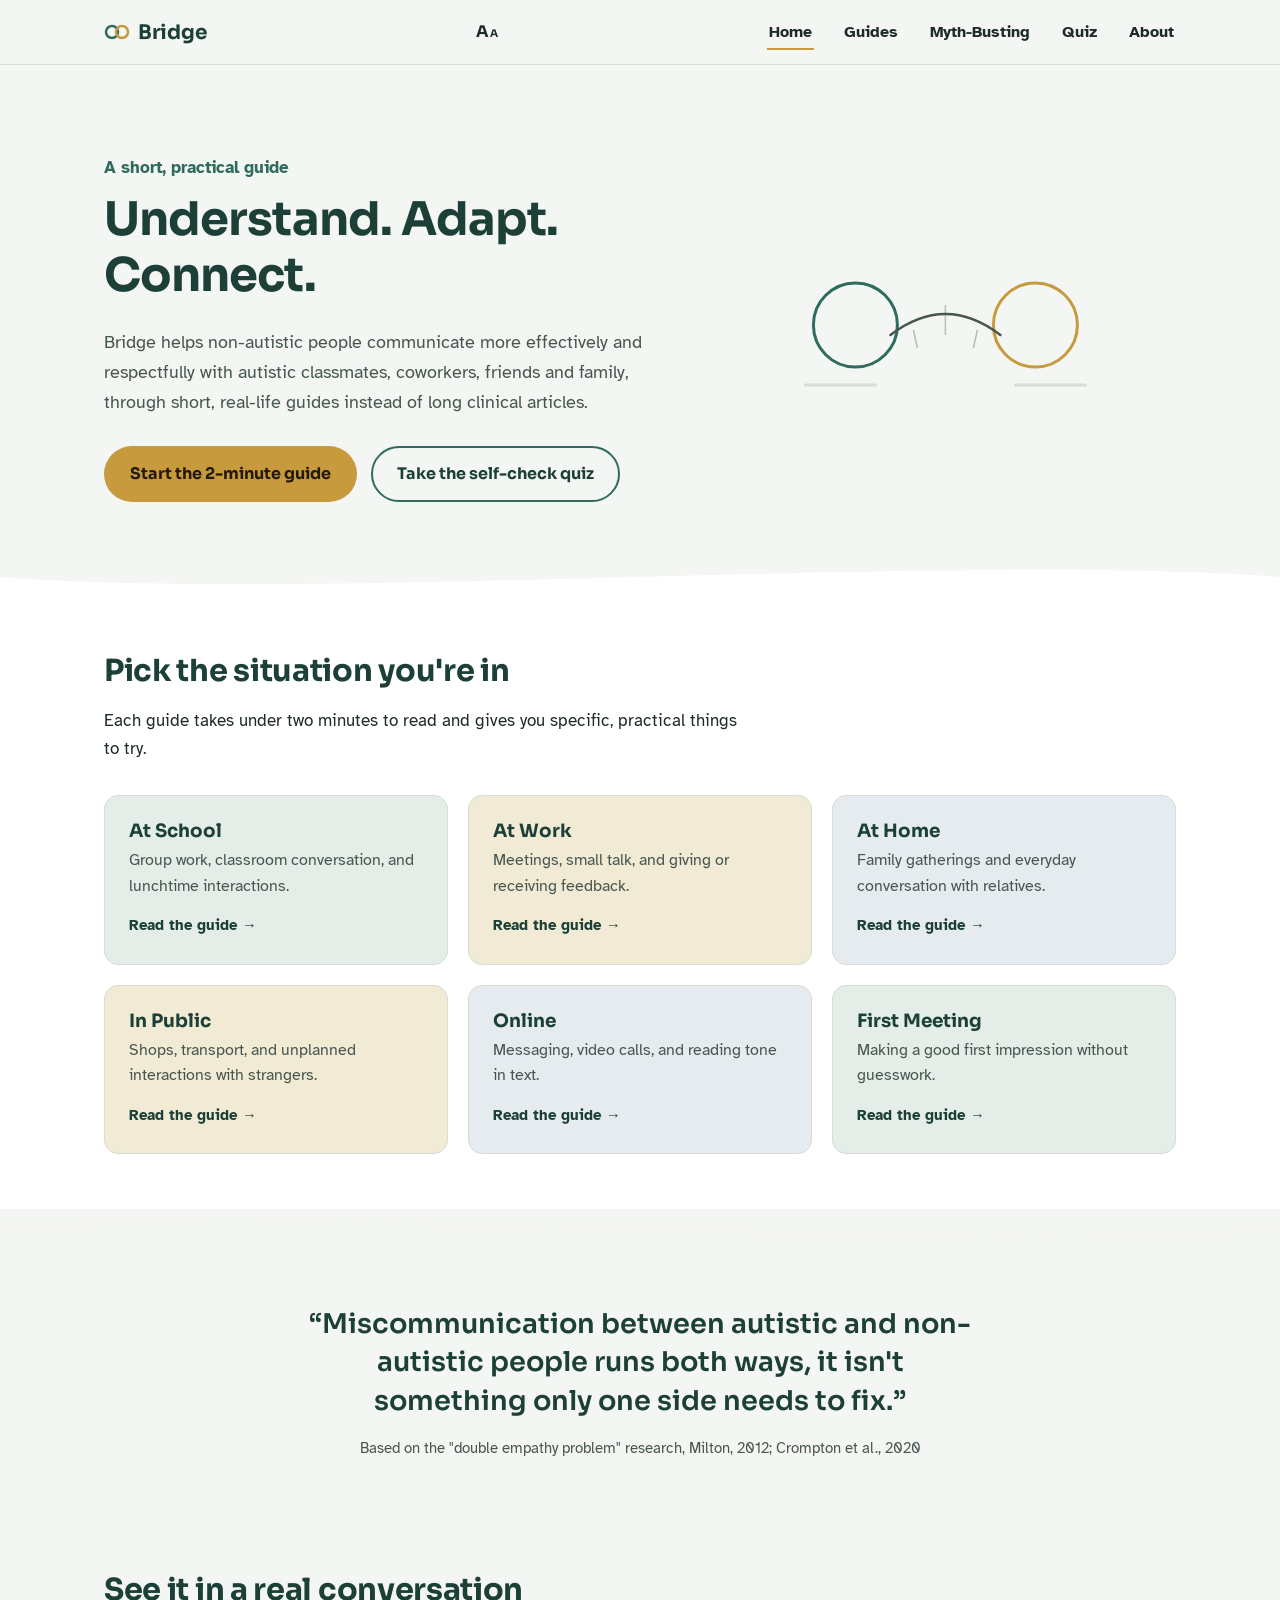
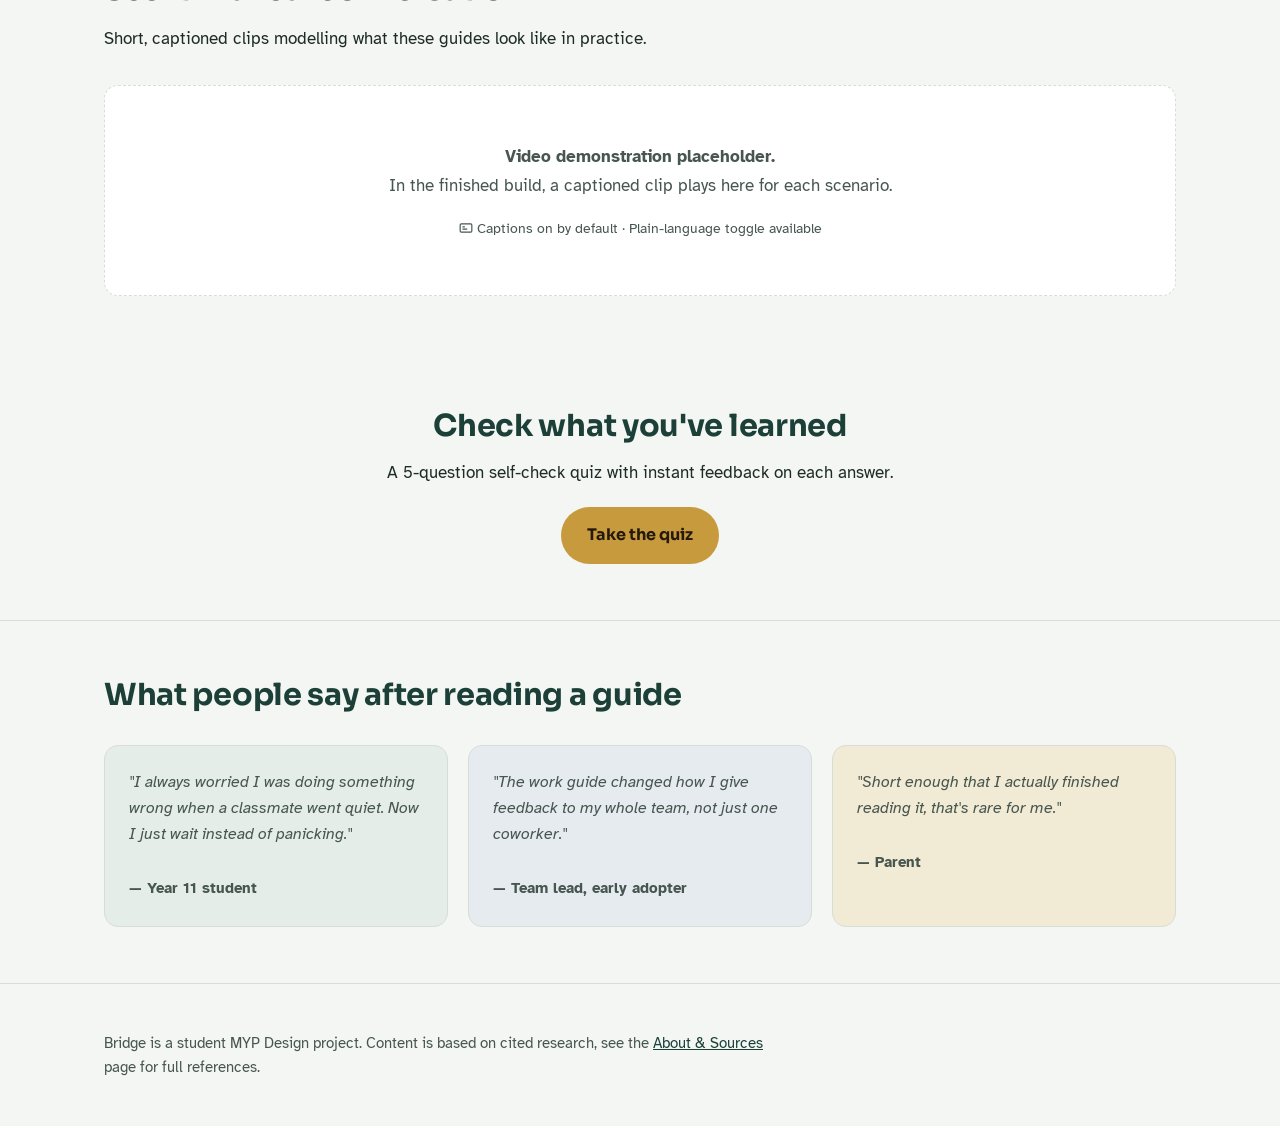
<file: index.html>
<!DOCTYPE html>
<html lang="en">
<head>
<meta charset="UTF-8">
<script>document.documentElement.classList.add("js");if(localStorage.getItem("bridge-text-lg")==="1"){document.documentElement.classList.add("text-lg");}</script>

<meta name="viewport" content="width=device-width, initial-scale=1.0">
<title>Bridge — Communicating with autistic people, made simple</title>
<meta name="description" content="Practical, scenario-based guides for non-autistic people who want to communicate better with autistic classmates, coworkers, friends and family.">
<link rel="preconnect" href="https://fonts.googleapis.com">
<link href="https://fonts.googleapis.com/css2?family=Sora:wght@400;600;700&family=Atkinson+Hyperlegible:wght@400;700&display=swap" rel="stylesheet">
<link rel="icon" type="image/svg+xml" href="favicon.svg">
<link rel="stylesheet" href="css/style.css">
</head>
<body>
<a class="skip-link" href="#main">Skip to content</a>

<header class="site-nav">
  <div class="container nav-inner">
    <a class="logo" href="index.html">
      <svg width="26" height="26" viewBox="0 0 26 26" aria-hidden="true">
        <circle cx="8" cy="13" r="6" fill="none" stroke="#2F6B5E" stroke-width="2.5"/>
        <circle cx="18" cy="13" r="6" fill="none" stroke="#C79A3D" stroke-width="2.5"/>
      </svg>
      Bridge
    </a>
    <button class="text-size-toggle" id="text-size-toggle" aria-label="Increase text size" type="button">
      <span class="text-size-icon" aria-hidden="true">A<span>A</span></span>
      <span class="visually-hidden">Text size</span>
    </button>
    <button class="nav-toggle" aria-label="Open menu" aria-expanded="false">
      <svg width="24" height="24" viewBox="0 0 24 24" fill="none" stroke="currentColor" stroke-width="2"><path d="M3 6h18M3 12h18M3 18h18"/></svg>
    </button>
    <ul class="nav-links">
      <li><a href="index.html" aria-current="page">Home</a></li>
      <li><a href="guides.html">Guides</a></li>
      <li><a href="myths.html">Myth-Busting</a></li>
      <li><a href="quiz.html">Quiz</a></li>
      <li><a href="about.html">About</a></li>
    </ul>
  </div>
</header>

<main id="main">
  <section class="hero">
    <div class="container hero-inner">
      <div>
        <p class="hero-kicker">A short, practical guide</p>
        <h1>Understand. Adapt. Connect.</h1>
        <p class="lede">Bridge helps non-autistic people communicate more effectively and respectfully with autistic classmates, coworkers, friends and family, through short, real-life guides instead of long clinical articles.</p>
        <div class="hero-actions">
          <a class="btn btn-primary" href="guide-school.html">Start the 2-minute guide</a>
          <a class="btn btn-outline" href="quiz.html">Take the self-check quiz</a>
        </div>
      </div>
      <div class="hero-graphic">
        <svg class="bridge-graphic" width="100%" height="260" viewBox="0 0 320 260" aria-hidden="true">
          <!-- ground lines -->
          <line x1="20" y1="200" x2="90" y2="200" stroke="#D8DDD6" stroke-width="3" stroke-linecap="round"/>
          <line x1="230" y1="200" x2="300" y2="200" stroke="#D8DDD6" stroke-width="3" stroke-linecap="round"/>
          <!-- two pillars -->
          <circle class="c1" cx="70" cy="140" r="42"/>
          <circle class="c2" cx="250" cy="140" r="42"/>
          <!-- bridge deck -->
          <path class="deck" d="M 105 150 Q 160 108 215 150" />
          <!-- bridge supports -->
          <line class="support" x1="128" y1="145" x2="132" y2="163" />
          <line class="support" x1="160" y1="120" x2="160" y2="150" />
          <line class="support" x1="192" y1="145" x2="188" y2="163" />
          <!-- travelling dot -->
          <circle class="pulse-dot" r="4" fill="#C79A3D">
            <animateMotion dur="3.2s" repeatCount="indefinite"
              path="M 105 150 Q 160 108 215 150" />
          </circle>
        </svg>
      </div>
    </div>
  </section>

  <div class="wave-divider" aria-hidden="true">
    <svg viewBox="0 0 1200 40" preserveAspectRatio="none"><path d="M0,20 C300,45 900,-5 1200,20 L1200,40 L0,40 Z"></path></svg>
  </div>

  <section class="section" style="background:var(--surface);">
    <div class="container">
      <div class="section-head reveal">
        <h2>Pick the situation you're in</h2>
        <p>Each guide takes under two minutes to read and gives you specific, practical things to try.</p>
      </div>
      <div class="scenario-grid">
        <a class="scenario-card tint-a reveal" href="guide-school.html">
          <h3>At School</h3>
          <p>Group work, classroom conversation, and lunchtime interactions.</p>
          <span class="tag">Read the guide →</span>
        </a>
        <a class="scenario-card tint-b reveal" href="guide-work.html">
          <h3>At Work</h3>
          <p>Meetings, small talk, and giving or receiving feedback.</p>
          <span class="tag">Read the guide →</span>
        </a>
        <a class="scenario-card tint-c reveal" href="guide-home.html">
          <h3>At Home</h3>
          <p>Family gatherings and everyday conversation with relatives.</p>
          <span class="tag">Read the guide →</span>
        </a>
        <a class="scenario-card tint-b reveal" href="guide-public.html">
          <h3>In Public</h3>
          <p>Shops, transport, and unplanned interactions with strangers.</p>
          <span class="tag">Read the guide →</span>
        </a>
        <a class="scenario-card tint-c reveal" href="guide-online.html">
          <h3>Online</h3>
          <p>Messaging, video calls, and reading tone in text.</p>
          <span class="tag">Read the guide →</span>
        </a>
        <a class="scenario-card tint-a reveal" href="guide-firstmeeting.html">
          <h3>First Meeting</h3>
          <p>Making a good first impression without guesswork.</p>
          <span class="tag">Read the guide →</span>
        </a>
      </div>
    </div>
  </section>

  <div class="wave-divider wave-flip" aria-hidden="true">
    <svg viewBox="0 0 1200 40" preserveAspectRatio="none"><path d="M0,20 C300,45 900,-5 1200,20 L1200,40 L0,40 Z"></path></svg>
  </div>

  <section class="section">
    <div class="container">
      <blockquote class="pull-quote reveal">
        <p>Miscommunication between autistic and non-autistic people runs both ways, it isn't something only one side needs to fix.</p>
        <cite>Based on the "double empathy problem" research, Milton, 2012; Crompton et al., 2020</cite>
      </blockquote>
    </div>
  </section>

  <section class="section">
    <div class="container">
      <div class="section-head reveal">
        <h2>See it in a real conversation</h2>
        <p>Short, captioned clips modelling what these guides look like in practice.</p>
      </div>
      <div class="video-block reveal">
        <p><strong>Video demonstration placeholder.</strong><br>In the finished build, a captioned clip plays here for each scenario.</p>
        <p class="caption-toggle"><svg width="14" height="14" viewBox="0 0 24 24" fill="none" stroke="currentColor" stroke-width="2" style="vertical-align:-2px; margin-right:4px;"><rect x="2" y="5" width="20" height="14" rx="2"/><path d="M6 10h4M6 14h8"/></svg>Captions on by default · Plain-language toggle available</p>
      </div>
    </div>
  </section>

  <section class="section">
    <div class="container" style="text-align:center;">
      <h2>Check what you've learned</h2>
      <p style="margin:0 auto 20px;">A 5-question self-check quiz with instant feedback on each answer.</p>
      <a class="btn btn-primary" href="quiz.html">Take the quiz</a>
    </div>
  </section>

  <section class="section" style="border-top:1px solid var(--line);">
    <div class="container">
      <div class="section-head">
        <h2>What people say after reading a guide</h2>
      </div>
      <div class="scenario-grid">
        <div class="scenario-card tint-a">
          <p style="font-style:italic; margin-bottom:14px;">"I always worried I was doing something wrong when a classmate went quiet. Now I just wait instead of panicking."</p>
          <p class="tag" style="color:var(--ink-soft);">— Year 11 student</p>
        </div>
        <div class="scenario-card tint-c">
          <p style="font-style:italic; margin-bottom:14px;">"The work guide changed how I give feedback to my whole team, not just one coworker."</p>
          <p class="tag" style="color:var(--ink-soft);">— Team lead, early adopter</p>
        </div>
        <div class="scenario-card tint-b">
          <p style="font-style:italic; margin-bottom:14px;">"Short enough that I actually finished reading it, that's rare for me."</p>
          <p class="tag" style="color:var(--ink-soft);">— Parent</p>
        </div>
      </div>
    </div>
  </section>
</main>

<footer>
  <div class="container">
    <p>Bridge is a student MYP Design project. Content is based on cited research, see the <a href="about.html">About & Sources</a> page for full references.</p>
  </div>
</footer>

<script src="js/nav.js"></script>

<button id="back-to-top" aria-label="Back to top" type="button">
  <svg width="20" height="20" viewBox="0 0 24 24" fill="none" stroke="currentColor" stroke-width="2.4"><path d="M12 19V5M5 12l7-7 7 7"/></svg>
</button>
</body>
</html>
</file>
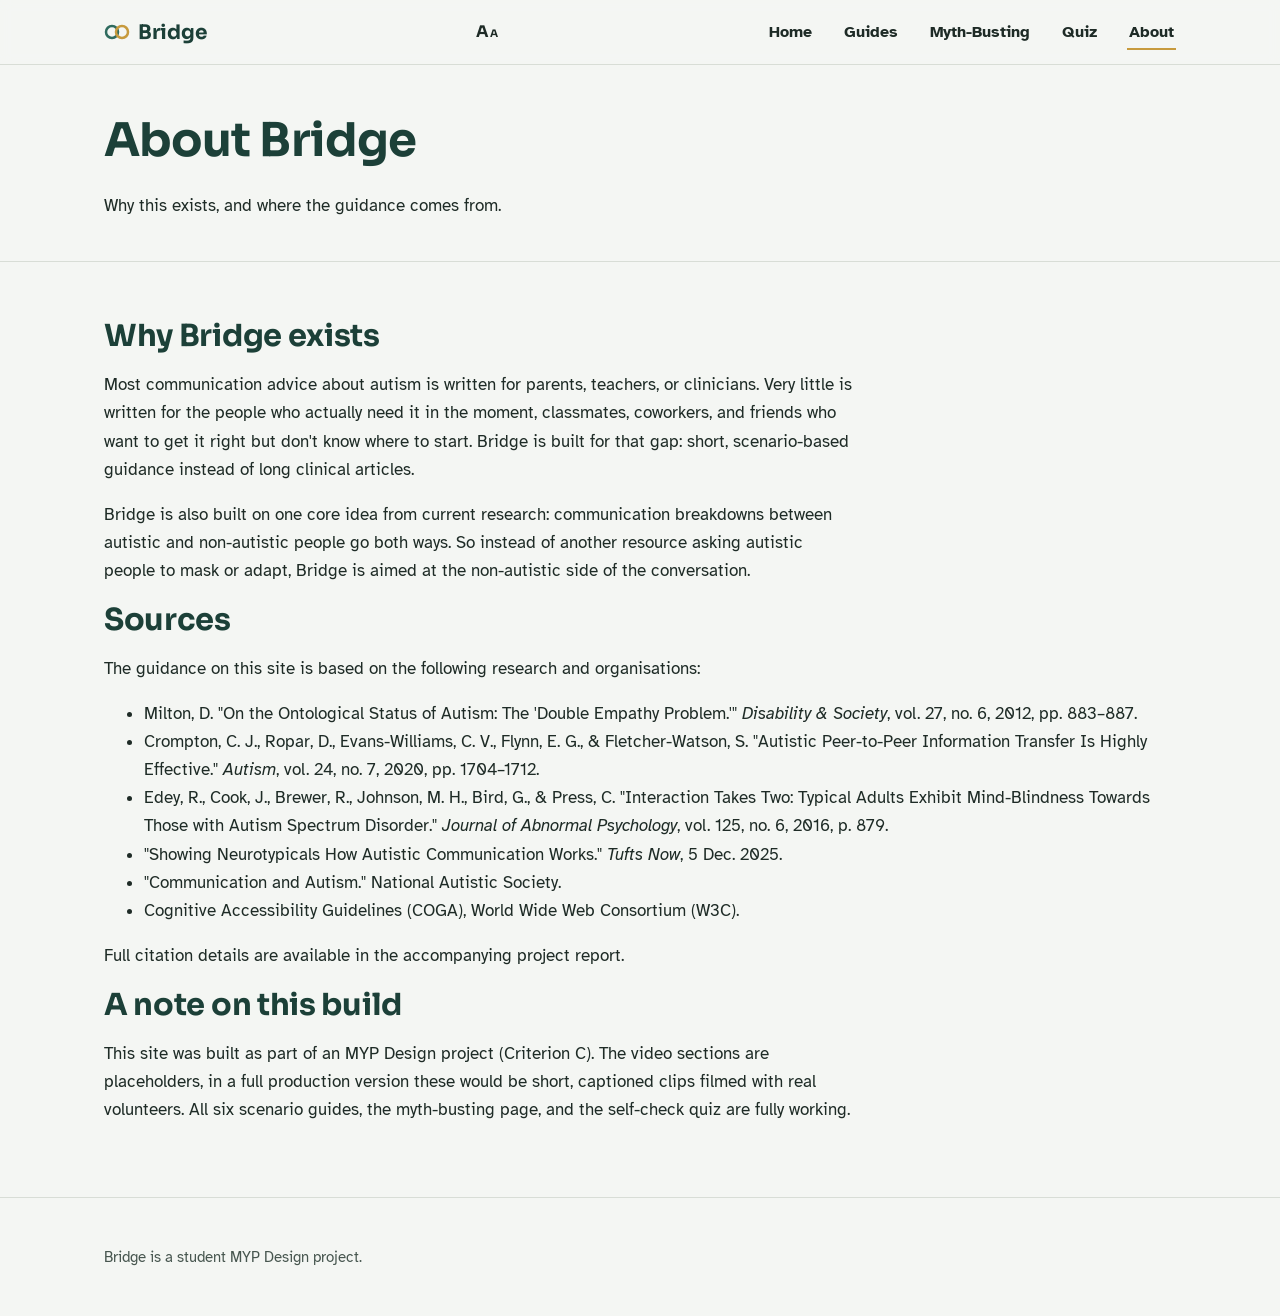
<file: about.html>
<!DOCTYPE html>
<html lang="en">
<head>
<meta charset="UTF-8">
<script>document.documentElement.classList.add("js");if(localStorage.getItem("bridge-text-lg")==="1"){document.documentElement.classList.add("text-lg");}</script>

<meta name="viewport" content="width=device-width, initial-scale=1.0">
<title>About & Sources — Bridge</title>
<meta name="description" content="Why Bridge exists and the research it's based on.">
<link rel="preconnect" href="https://fonts.googleapis.com">
<link href="https://fonts.googleapis.com/css2?family=Sora:wght@400;600;700&family=Atkinson+Hyperlegible:wght@400;700&display=swap" rel="stylesheet">
<link rel="icon" type="image/svg+xml" href="favicon.svg">
<link rel="stylesheet" href="css/style.css">
</head>
<body>
<a class="skip-link" href="#main">Skip to content</a>

<header class="site-nav">
  <div class="container nav-inner">
    <a class="logo" href="index.html">
      <svg width="26" height="26" viewBox="0 0 26 26" aria-hidden="true">
        <circle cx="8" cy="13" r="6" fill="none" stroke="#2F6B5E" stroke-width="2.5"/>
        <circle cx="18" cy="13" r="6" fill="none" stroke="#C79A3D" stroke-width="2.5"/>
      </svg>
      Bridge
    </a>
    <button class="text-size-toggle" id="text-size-toggle" aria-label="Increase text size" type="button">
      <span class="text-size-icon" aria-hidden="true">A<span>A</span></span>
      <span class="visually-hidden">Text size</span>
    </button>
    <button class="nav-toggle" aria-label="Open menu" aria-expanded="false">
      <svg width="24" height="24" viewBox="0 0 24 24" fill="none" stroke="currentColor" stroke-width="2"><path d="M3 6h18M3 12h18M3 18h18"/></svg>
    </button>
    <ul class="nav-links">
      <li><a href="index.html">Home</a></li>
      <li><a href="guides.html">Guides</a></li>
      <li><a href="myths.html">Myth-Busting</a></li>
      <li><a href="quiz.html">Quiz</a></li>
      <li><a href="about.html" aria-current="page">About</a></li>
    </ul>
  </div>
</header>

<main id="main">
  <div class="guide-header">
    <div class="container">
      <h1>About Bridge</h1>
      <p class="lede">Why this exists, and where the guidance comes from.</p>
    </div>
  </div>

  <section class="section">
    <div class="container">
      <h2>Why Bridge exists</h2>
      <p>Most communication advice about autism is written for parents, teachers, or clinicians. Very little is written for the people who actually need it in the moment, classmates, coworkers, and friends who want to get it right but don't know where to start. Bridge is built for that gap: short, scenario-based guidance instead of long clinical articles.</p>
      <p>Bridge is also built on one core idea from current research: communication breakdowns between autistic and non-autistic people go both ways. So instead of another resource asking autistic people to mask or adapt, Bridge is aimed at the non-autistic side of the conversation.</p>

      <h2>Sources</h2>
      <p>The guidance on this site is based on the following research and organisations:</p>
      <ul>
        <li>Milton, D. "On the Ontological Status of Autism: The 'Double Empathy Problem.'" <em>Disability & Society</em>, vol. 27, no. 6, 2012, pp. 883–887.</li>
        <li>Crompton, C. J., Ropar, D., Evans-Williams, C. V., Flynn, E. G., & Fletcher-Watson, S. "Autistic Peer-to-Peer Information Transfer Is Highly Effective." <em>Autism</em>, vol. 24, no. 7, 2020, pp. 1704–1712.</li>
        <li>Edey, R., Cook, J., Brewer, R., Johnson, M. H., Bird, G., & Press, C. "Interaction Takes Two: Typical Adults Exhibit Mind-Blindness Towards Those with Autism Spectrum Disorder." <em>Journal of Abnormal Psychology</em>, vol. 125, no. 6, 2016, p. 879.</li>
        <li>"Showing Neurotypicals How Autistic Communication Works." <em>Tufts Now</em>, 5 Dec. 2025.</li>
        <li>"Communication and Autism." National Autistic Society.</li>
        <li>Cognitive Accessibility Guidelines (COGA), World Wide Web Consortium (W3C).</li>
      </ul>
      <p>Full citation details are available in the accompanying project report.</p>

      <h2>A note on this build</h2>
      <p>This site was built as part of an MYP Design project (Criterion C). The video sections are placeholders, in a full production version these would be short, captioned clips filmed with real volunteers. All six scenario guides, the myth-busting page, and the self-check quiz are fully working.</p>
    </div>
  </section>
</main>

<footer>
  <div class="container">
    <p>Bridge is a student MYP Design project.</p>
  </div>
</footer>

<script src="js/nav.js"></script>

<button id="back-to-top" aria-label="Back to top" type="button">
  <svg width="20" height="20" viewBox="0 0 24 24" fill="none" stroke="currentColor" stroke-width="2.4"><path d="M12 19V5M5 12l7-7 7 7"/></svg>
</button>
</body>
</html>
</file>
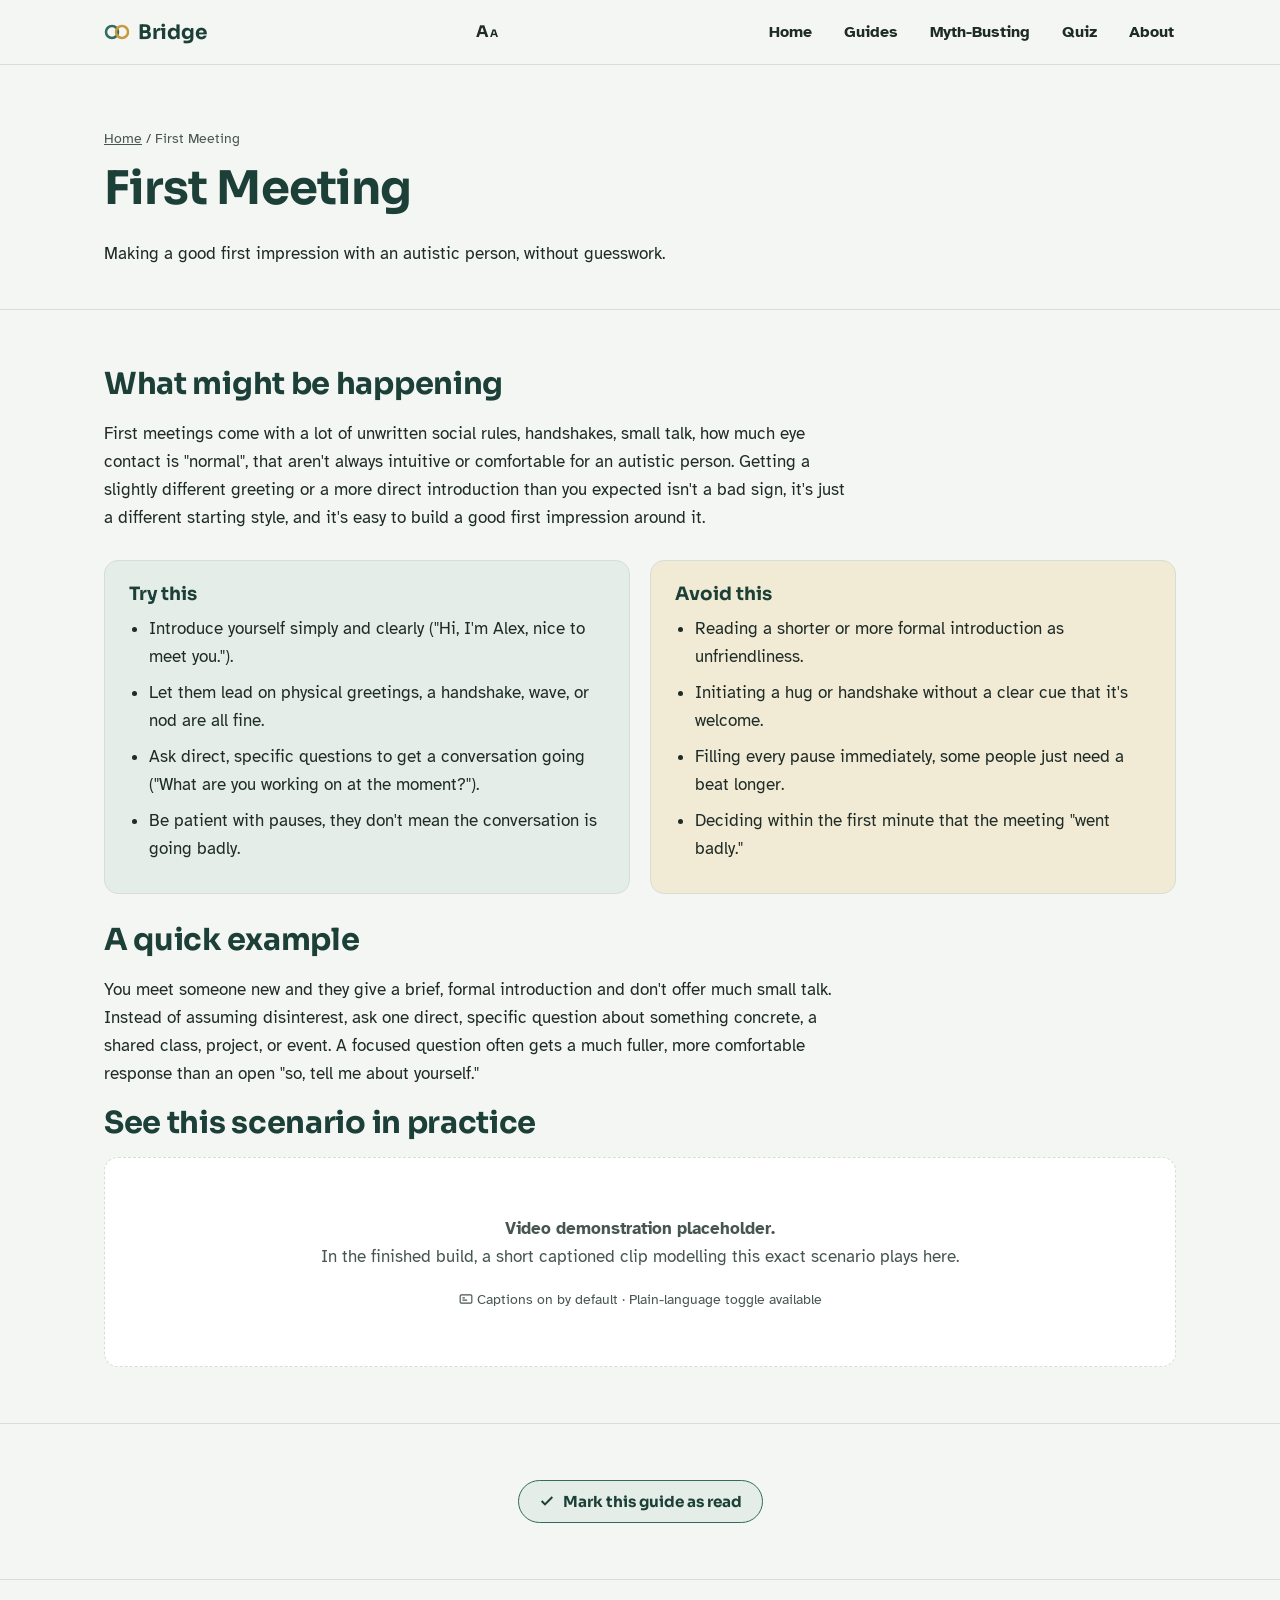
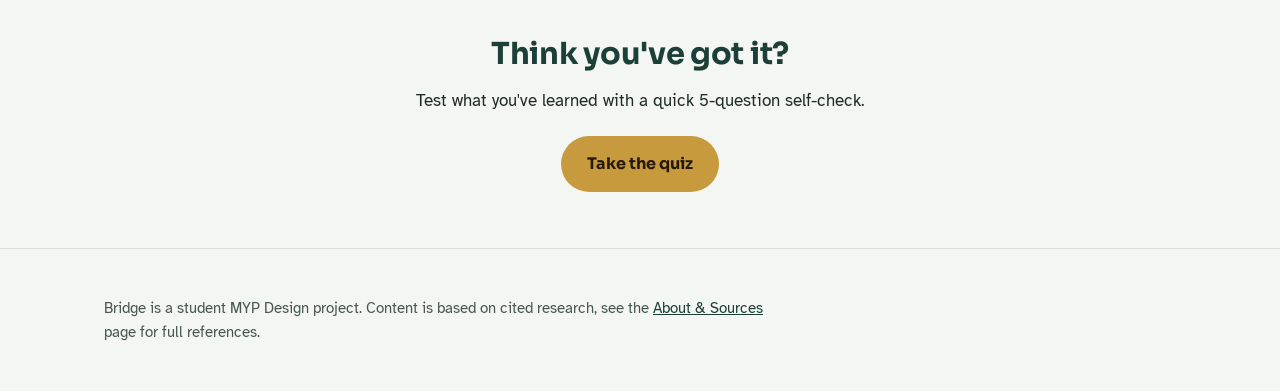
<file: guide-firstmeeting.html>
<!DOCTYPE html>
<html lang="en">
<head>
<meta charset="UTF-8">
<script>document.documentElement.classList.add("js");if(localStorage.getItem("bridge-text-lg")==="1"){document.documentElement.classList.add("text-lg");}</script>

<meta name="viewport" content="width=device-width, initial-scale=1.0">
<title>First Meeting — Bridge</title>
<meta name="description" content="Practical tips for meeting an autistic person for the first time.">
<link rel="preconnect" href="https://fonts.googleapis.com">
<link href="https://fonts.googleapis.com/css2?family=Sora:wght@400;600;700&family=Atkinson+Hyperlegible:wght@400;700&display=swap" rel="stylesheet">
<link rel="icon" type="image/svg+xml" href="favicon.svg">
<link rel="stylesheet" href="css/style.css">
</head>
<body>
<a class="skip-link" href="#main">Skip to content</a>

<header class="site-nav">
  <div class="container nav-inner">
    <a class="logo" href="index.html">
      <svg width="26" height="26" viewBox="0 0 26 26" aria-hidden="true">
        <circle cx="8" cy="13" r="6" fill="none" stroke="#2F6B5E" stroke-width="2.5"/>
        <circle cx="18" cy="13" r="6" fill="none" stroke="#C79A3D" stroke-width="2.5"/>
      </svg>
      Bridge
    </a>
    <button class="text-size-toggle" id="text-size-toggle" aria-label="Increase text size" type="button">
      <span class="text-size-icon" aria-hidden="true">A<span>A</span></span>
      <span class="visually-hidden">Text size</span>
    </button>
    <button class="nav-toggle" aria-label="Open menu" aria-expanded="false">
      <svg width="24" height="24" viewBox="0 0 24 24" fill="none" stroke="currentColor" stroke-width="2"><path d="M3 6h18M3 12h18M3 18h18"/></svg>
    </button>
    <ul class="nav-links">
      <li><a href="index.html">Home</a></li>
      <li><a href="guides.html">Guides</a></li>
      <li><a href="myths.html">Myth-Busting</a></li>
      <li><a href="quiz.html">Quiz</a></li>
      <li><a href="about.html">About</a></li>
    </ul>
  </div>
</header>

<main id="main">
  <div class="guide-header">
    <div class="container">
      <p class="breadcrumb"><a href="index.html">Home</a> / First Meeting</p>
      <h1>First Meeting</h1>
      <p class="lede">Making a good first impression with an autistic person, without guesswork.</p>
    </div>
  </div>

  <section class="section">
    <div class="container">
      <h2>What might be happening</h2>
      <p>First meetings come with a lot of unwritten social rules, handshakes, small talk, how much eye contact is "normal", that aren't always intuitive or comfortable for an autistic person. Getting a slightly different greeting or a more direct introduction than you expected isn't a bad sign, it's just a different starting style, and it's easy to build a good first impression around it.</p>

      <div class="dos-donts">
        <div class="dos reveal">
          <h3>Try this</h3>
          <ul>
            <li>Introduce yourself simply and clearly ("Hi, I'm Alex, nice to meet you.").</li>
            <li>Let them lead on physical greetings, a handshake, wave, or nod are all fine.</li>
            <li>Ask direct, specific questions to get a conversation going ("What are you working on at the moment?").</li>
            <li>Be patient with pauses, they don't mean the conversation is going badly.</li>
          </ul>
        </div>
        <div class="donts reveal">
          <h3>Avoid this</h3>
          <ul>
            <li>Reading a shorter or more formal introduction as unfriendliness.</li>
            <li>Initiating a hug or handshake without a clear cue that it's welcome.</li>
            <li>Filling every pause immediately, some people just need a beat longer.</li>
            <li>Deciding within the first minute that the meeting "went badly."</li>
          </ul>
        </div>
      </div>

      <h2>A quick example</h2>
      <p>You meet someone new and they give a brief, formal introduction and don't offer much small talk. Instead of assuming disinterest, ask one direct, specific question about something concrete, a shared class, project, or event. A focused question often gets a much fuller, more comfortable response than an open "so, tell me about yourself."</p>

      <h2>See this scenario in practice</h2>
      <div class="video-block reveal">
        <p><strong>Video demonstration placeholder.</strong><br>In the finished build, a short captioned clip modelling this exact scenario plays here.</p>
        <p class="caption-toggle"><svg width="14" height="14" viewBox="0 0 24 24" fill="none" stroke="currentColor" stroke-width="2" style="vertical-align:-2px; margin-right:4px;"><rect x="2" y="5" width="20" height="14" rx="2"/><path d="M6 10h4M6 14h8"/></svg>Captions on by default · Plain-language toggle available</p>
      </div>
    </div>
  </section>

  <section class="section" style="border-top:1px solid var(--line);">
    <div class="container" style="text-align:center;">
      <button type="button" class="mark-read-btn" id="mark-read-btn" data-slug="firstmeeting">
        <svg width="16" height="16" viewBox="0 0 24 24" fill="none" stroke="currentColor" stroke-width="3"><path d="M20 6L9 17l-5-5"/></svg>
        <span id="mark-read-label">Mark this guide as read</span>
      </button>
    </div>
  </section>

  <section class="section" style="border-top:1px solid var(--line);">
    <div class="container" style="text-align:center;">
      <h2>Think you've got it?</h2>
      <p style="margin:0 auto 20px;">Test what you've learned with a quick 5-question self-check.</p>
      <a class="btn btn-primary" href="quiz.html">Take the quiz</a>
    </div>
  </section>

</main>

<footer>
  <div class="container">
    <p>Bridge is a student MYP Design project. Content is based on cited research, see the <a href="about.html">About & Sources</a> page for full references.</p>
  </div>
</footer>

<script src="js/nav.js"></script>
<script src="js/read-tracker.js"></script>

<button id="back-to-top" aria-label="Back to top" type="button">
  <svg width="20" height="20" viewBox="0 0 24 24" fill="none" stroke="currentColor" stroke-width="2.4"><path d="M12 19V5M5 12l7-7 7 7"/></svg>
</button>
</body>
</html>
</file>
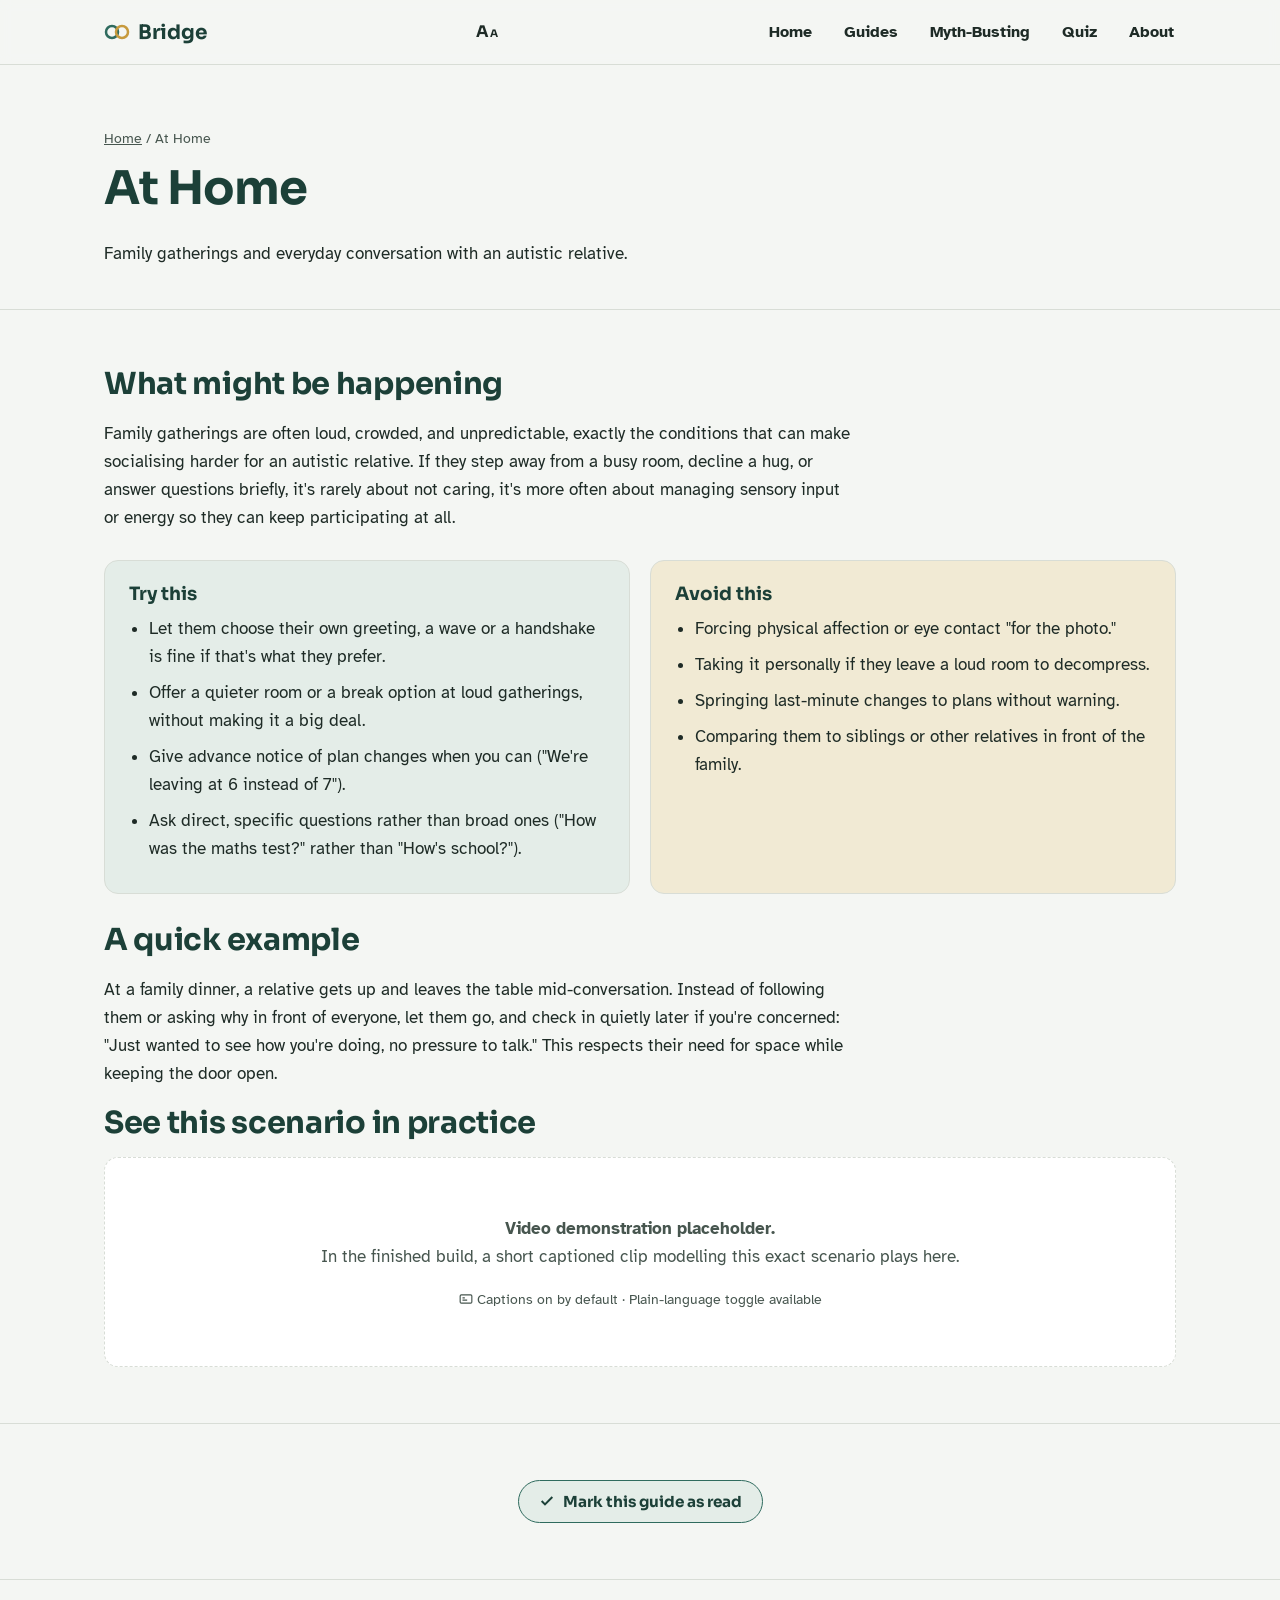
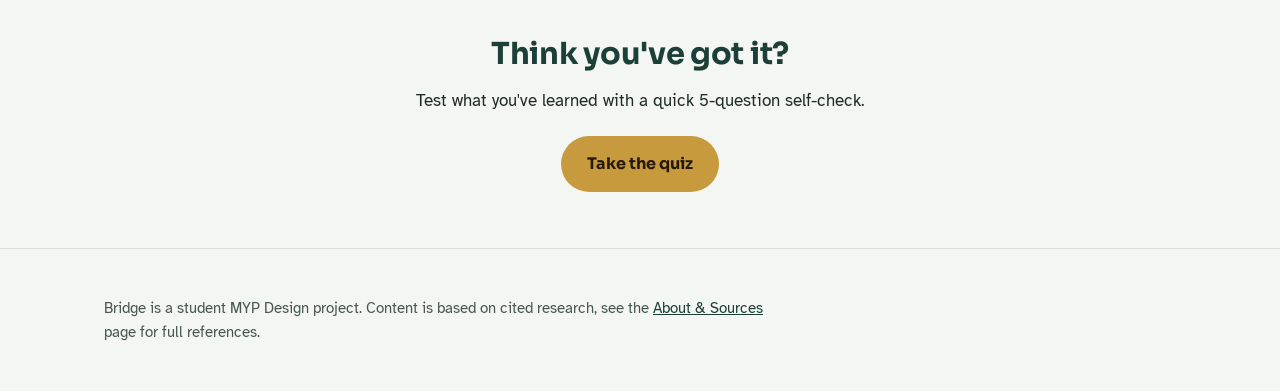
<file: guide-home.html>
<!DOCTYPE html>
<html lang="en">
<head>
<meta charset="UTF-8">
<script>document.documentElement.classList.add("js");if(localStorage.getItem("bridge-text-lg")==="1"){document.documentElement.classList.add("text-lg");}</script>

<meta name="viewport" content="width=device-width, initial-scale=1.0">
<title>At Home — Bridge</title>
<meta name="description" content="Practical tips for communicating with an autistic family member at home or at gatherings.">
<link rel="preconnect" href="https://fonts.googleapis.com">
<link href="https://fonts.googleapis.com/css2?family=Sora:wght@400;600;700&family=Atkinson+Hyperlegible:wght@400;700&display=swap" rel="stylesheet">
<link rel="icon" type="image/svg+xml" href="favicon.svg">
<link rel="stylesheet" href="css/style.css">
</head>
<body>
<a class="skip-link" href="#main">Skip to content</a>

<header class="site-nav">
  <div class="container nav-inner">
    <a class="logo" href="index.html">
      <svg width="26" height="26" viewBox="0 0 26 26" aria-hidden="true">
        <circle cx="8" cy="13" r="6" fill="none" stroke="#2F6B5E" stroke-width="2.5"/>
        <circle cx="18" cy="13" r="6" fill="none" stroke="#C79A3D" stroke-width="2.5"/>
      </svg>
      Bridge
    </a>
    <button class="text-size-toggle" id="text-size-toggle" aria-label="Increase text size" type="button">
      <span class="text-size-icon" aria-hidden="true">A<span>A</span></span>
      <span class="visually-hidden">Text size</span>
    </button>
    <button class="nav-toggle" aria-label="Open menu" aria-expanded="false">
      <svg width="24" height="24" viewBox="0 0 24 24" fill="none" stroke="currentColor" stroke-width="2"><path d="M3 6h18M3 12h18M3 18h18"/></svg>
    </button>
    <ul class="nav-links">
      <li><a href="index.html">Home</a></li>
      <li><a href="guides.html">Guides</a></li>
      <li><a href="myths.html">Myth-Busting</a></li>
      <li><a href="quiz.html">Quiz</a></li>
      <li><a href="about.html">About</a></li>
    </ul>
  </div>
</header>

<main id="main">
  <div class="guide-header">
    <div class="container">
      <p class="breadcrumb"><a href="index.html">Home</a> / At Home</p>
      <h1>At Home</h1>
      <p class="lede">Family gatherings and everyday conversation with an autistic relative.</p>
    </div>
  </div>

  <section class="section">
    <div class="container">
      <h2>What might be happening</h2>
      <p>Family gatherings are often loud, crowded, and unpredictable, exactly the conditions that can make socialising harder for an autistic relative. If they step away from a busy room, decline a hug, or answer questions briefly, it's rarely about not caring, it's more often about managing sensory input or energy so they can keep participating at all.</p>

      <div class="dos-donts">
        <div class="dos reveal">
          <h3>Try this</h3>
          <ul>
            <li>Let them choose their own greeting, a wave or a handshake is fine if that's what they prefer.</li>
            <li>Offer a quieter room or a break option at loud gatherings, without making it a big deal.</li>
            <li>Give advance notice of plan changes when you can ("We're leaving at 6 instead of 7").</li>
            <li>Ask direct, specific questions rather than broad ones ("How was the maths test?" rather than "How's school?").</li>
          </ul>
        </div>
        <div class="donts reveal">
          <h3>Avoid this</h3>
          <ul>
            <li>Forcing physical affection or eye contact "for the photo."</li>
            <li>Taking it personally if they leave a loud room to decompress.</li>
            <li>Springing last-minute changes to plans without warning.</li>
            <li>Comparing them to siblings or other relatives in front of the family.</li>
          </ul>
        </div>
      </div>

      <h2>A quick example</h2>
      <p>At a family dinner, a relative gets up and leaves the table mid-conversation. Instead of following them or asking why in front of everyone, let them go, and check in quietly later if you're concerned: "Just wanted to see how you're doing, no pressure to talk." This respects their need for space while keeping the door open.</p>

      <h2>See this scenario in practice</h2>
      <div class="video-block reveal">
        <p><strong>Video demonstration placeholder.</strong><br>In the finished build, a short captioned clip modelling this exact scenario plays here.</p>
        <p class="caption-toggle"><svg width="14" height="14" viewBox="0 0 24 24" fill="none" stroke="currentColor" stroke-width="2" style="vertical-align:-2px; margin-right:4px;"><rect x="2" y="5" width="20" height="14" rx="2"/><path d="M6 10h4M6 14h8"/></svg>Captions on by default · Plain-language toggle available</p>
      </div>
    </div>
  </section>

  <section class="section" style="border-top:1px solid var(--line);">
    <div class="container" style="text-align:center;">
      <button type="button" class="mark-read-btn" id="mark-read-btn" data-slug="home">
        <svg width="16" height="16" viewBox="0 0 24 24" fill="none" stroke="currentColor" stroke-width="3"><path d="M20 6L9 17l-5-5"/></svg>
        <span id="mark-read-label">Mark this guide as read</span>
      </button>
    </div>
  </section>

  <section class="section" style="border-top:1px solid var(--line);">
    <div class="container" style="text-align:center;">
      <h2>Think you've got it?</h2>
      <p style="margin:0 auto 20px;">Test what you've learned with a quick 5-question self-check.</p>
      <a class="btn btn-primary" href="quiz.html">Take the quiz</a>
    </div>
  </section>

</main>

<footer>
  <div class="container">
    <p>Bridge is a student MYP Design project. Content is based on cited research, see the <a href="about.html">About & Sources</a> page for full references.</p>
  </div>
</footer>

<script src="js/nav.js"></script>
<script src="js/read-tracker.js"></script>

<button id="back-to-top" aria-label="Back to top" type="button">
  <svg width="20" height="20" viewBox="0 0 24 24" fill="none" stroke="currentColor" stroke-width="2.4"><path d="M12 19V5M5 12l7-7 7 7"/></svg>
</button>
</body>
</html>
</file>
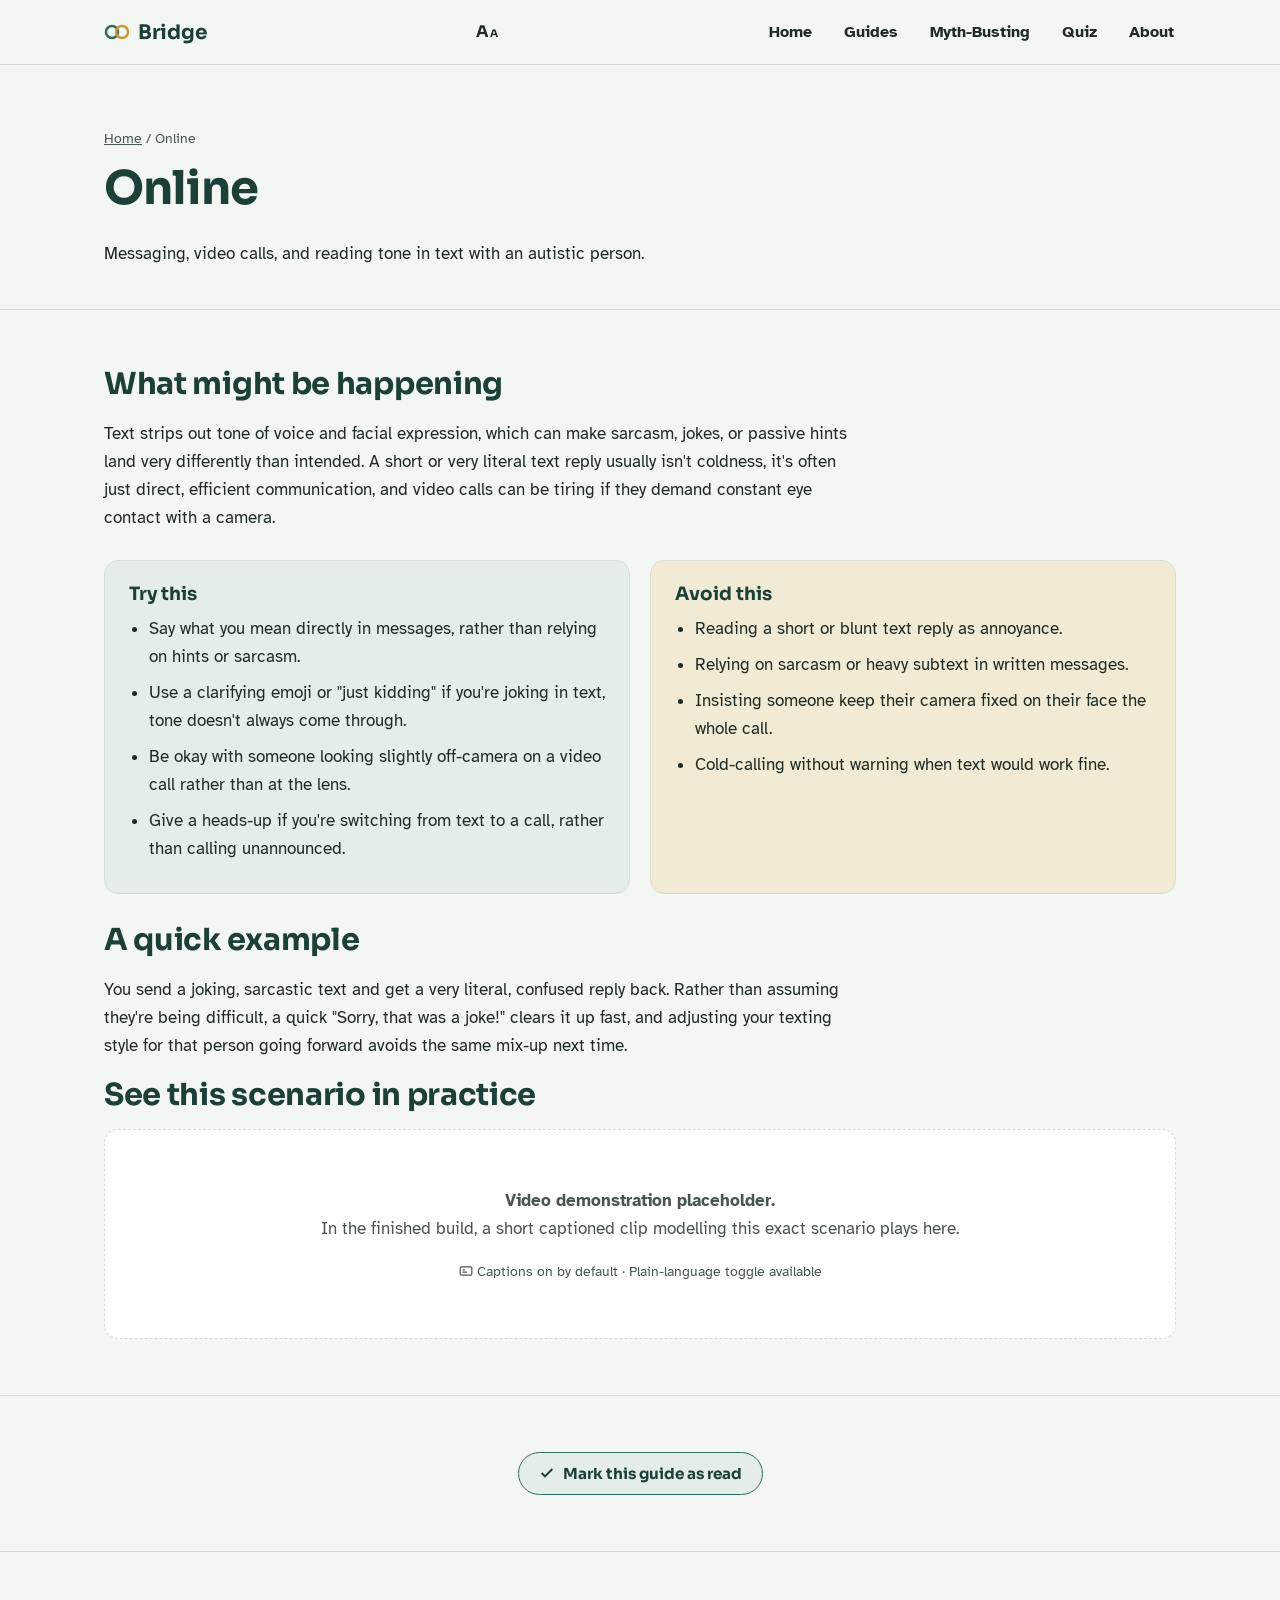
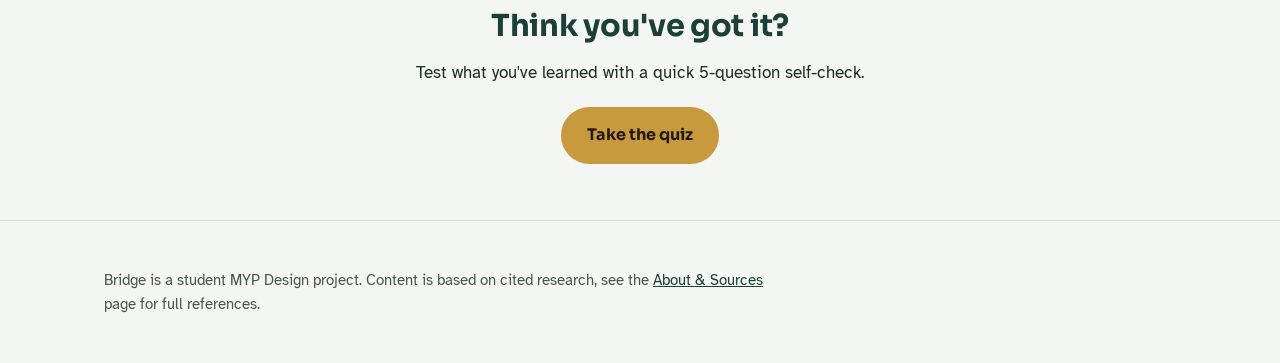
<file: guide-online.html>
<!DOCTYPE html>
<html lang="en">
<head>
<meta charset="UTF-8">
<script>document.documentElement.classList.add("js");if(localStorage.getItem("bridge-text-lg")==="1"){document.documentElement.classList.add("text-lg");}</script>

<meta name="viewport" content="width=device-width, initial-scale=1.0">
<title>Online — Bridge</title>
<meta name="description" content="Practical tips for messaging and video calls with autistic people.">
<link rel="preconnect" href="https://fonts.googleapis.com">
<link href="https://fonts.googleapis.com/css2?family=Sora:wght@400;600;700&family=Atkinson+Hyperlegible:wght@400;700&display=swap" rel="stylesheet">
<link rel="icon" type="image/svg+xml" href="favicon.svg">
<link rel="stylesheet" href="css/style.css">
</head>
<body>
<a class="skip-link" href="#main">Skip to content</a>

<header class="site-nav">
  <div class="container nav-inner">
    <a class="logo" href="index.html">
      <svg width="26" height="26" viewBox="0 0 26 26" aria-hidden="true">
        <circle cx="8" cy="13" r="6" fill="none" stroke="#2F6B5E" stroke-width="2.5"/>
        <circle cx="18" cy="13" r="6" fill="none" stroke="#C79A3D" stroke-width="2.5"/>
      </svg>
      Bridge
    </a>
    <button class="text-size-toggle" id="text-size-toggle" aria-label="Increase text size" type="button">
      <span class="text-size-icon" aria-hidden="true">A<span>A</span></span>
      <span class="visually-hidden">Text size</span>
    </button>
    <button class="nav-toggle" aria-label="Open menu" aria-expanded="false">
      <svg width="24" height="24" viewBox="0 0 24 24" fill="none" stroke="currentColor" stroke-width="2"><path d="M3 6h18M3 12h18M3 18h18"/></svg>
    </button>
    <ul class="nav-links">
      <li><a href="index.html">Home</a></li>
      <li><a href="guides.html">Guides</a></li>
      <li><a href="myths.html">Myth-Busting</a></li>
      <li><a href="quiz.html">Quiz</a></li>
      <li><a href="about.html">About</a></li>
    </ul>
  </div>
</header>

<main id="main">
  <div class="guide-header">
    <div class="container">
      <p class="breadcrumb"><a href="index.html">Home</a> / Online</p>
      <h1>Online</h1>
      <p class="lede">Messaging, video calls, and reading tone in text with an autistic person.</p>
    </div>
  </div>

  <section class="section">
    <div class="container">
      <h2>What might be happening</h2>
      <p>Text strips out tone of voice and facial expression, which can make sarcasm, jokes, or passive hints land very differently than intended. A short or very literal text reply usually isn't coldness, it's often just direct, efficient communication, and video calls can be tiring if they demand constant eye contact with a camera.</p>

      <div class="dos-donts">
        <div class="dos reveal">
          <h3>Try this</h3>
          <ul>
            <li>Say what you mean directly in messages, rather than relying on hints or sarcasm.</li>
            <li>Use a clarifying emoji or "just kidding" if you're joking in text, tone doesn't always come through.</li>
            <li>Be okay with someone looking slightly off-camera on a video call rather than at the lens.</li>
            <li>Give a heads-up if you're switching from text to a call, rather than calling unannounced.</li>
          </ul>
        </div>
        <div class="donts reveal">
          <h3>Avoid this</h3>
          <ul>
            <li>Reading a short or blunt text reply as annoyance.</li>
            <li>Relying on sarcasm or heavy subtext in written messages.</li>
            <li>Insisting someone keep their camera fixed on their face the whole call.</li>
            <li>Cold-calling without warning when text would work fine.</li>
          </ul>
        </div>
      </div>

      <h2>A quick example</h2>
      <p>You send a joking, sarcastic text and get a very literal, confused reply back. Rather than assuming they're being difficult, a quick "Sorry, that was a joke!" clears it up fast, and adjusting your texting style for that person going forward avoids the same mix-up next time.</p>

      <h2>See this scenario in practice</h2>
      <div class="video-block reveal">
        <p><strong>Video demonstration placeholder.</strong><br>In the finished build, a short captioned clip modelling this exact scenario plays here.</p>
        <p class="caption-toggle"><svg width="14" height="14" viewBox="0 0 24 24" fill="none" stroke="currentColor" stroke-width="2" style="vertical-align:-2px; margin-right:4px;"><rect x="2" y="5" width="20" height="14" rx="2"/><path d="M6 10h4M6 14h8"/></svg>Captions on by default · Plain-language toggle available</p>
      </div>
    </div>
  </section>

  <section class="section" style="border-top:1px solid var(--line);">
    <div class="container" style="text-align:center;">
      <button type="button" class="mark-read-btn" id="mark-read-btn" data-slug="online">
        <svg width="16" height="16" viewBox="0 0 24 24" fill="none" stroke="currentColor" stroke-width="3"><path d="M20 6L9 17l-5-5"/></svg>
        <span id="mark-read-label">Mark this guide as read</span>
      </button>
    </div>
  </section>

  <section class="section" style="border-top:1px solid var(--line);">
    <div class="container" style="text-align:center;">
      <h2>Think you've got it?</h2>
      <p style="margin:0 auto 20px;">Test what you've learned with a quick 5-question self-check.</p>
      <a class="btn btn-primary" href="quiz.html">Take the quiz</a>
    </div>
  </section>

</main>

<footer>
  <div class="container">
    <p>Bridge is a student MYP Design project. Content is based on cited research, see the <a href="about.html">About & Sources</a> page for full references.</p>
  </div>
</footer>

<script src="js/nav.js"></script>
<script src="js/read-tracker.js"></script>

<button id="back-to-top" aria-label="Back to top" type="button">
  <svg width="20" height="20" viewBox="0 0 24 24" fill="none" stroke="currentColor" stroke-width="2.4"><path d="M12 19V5M5 12l7-7 7 7"/></svg>
</button>
</body>
</html>
</file>
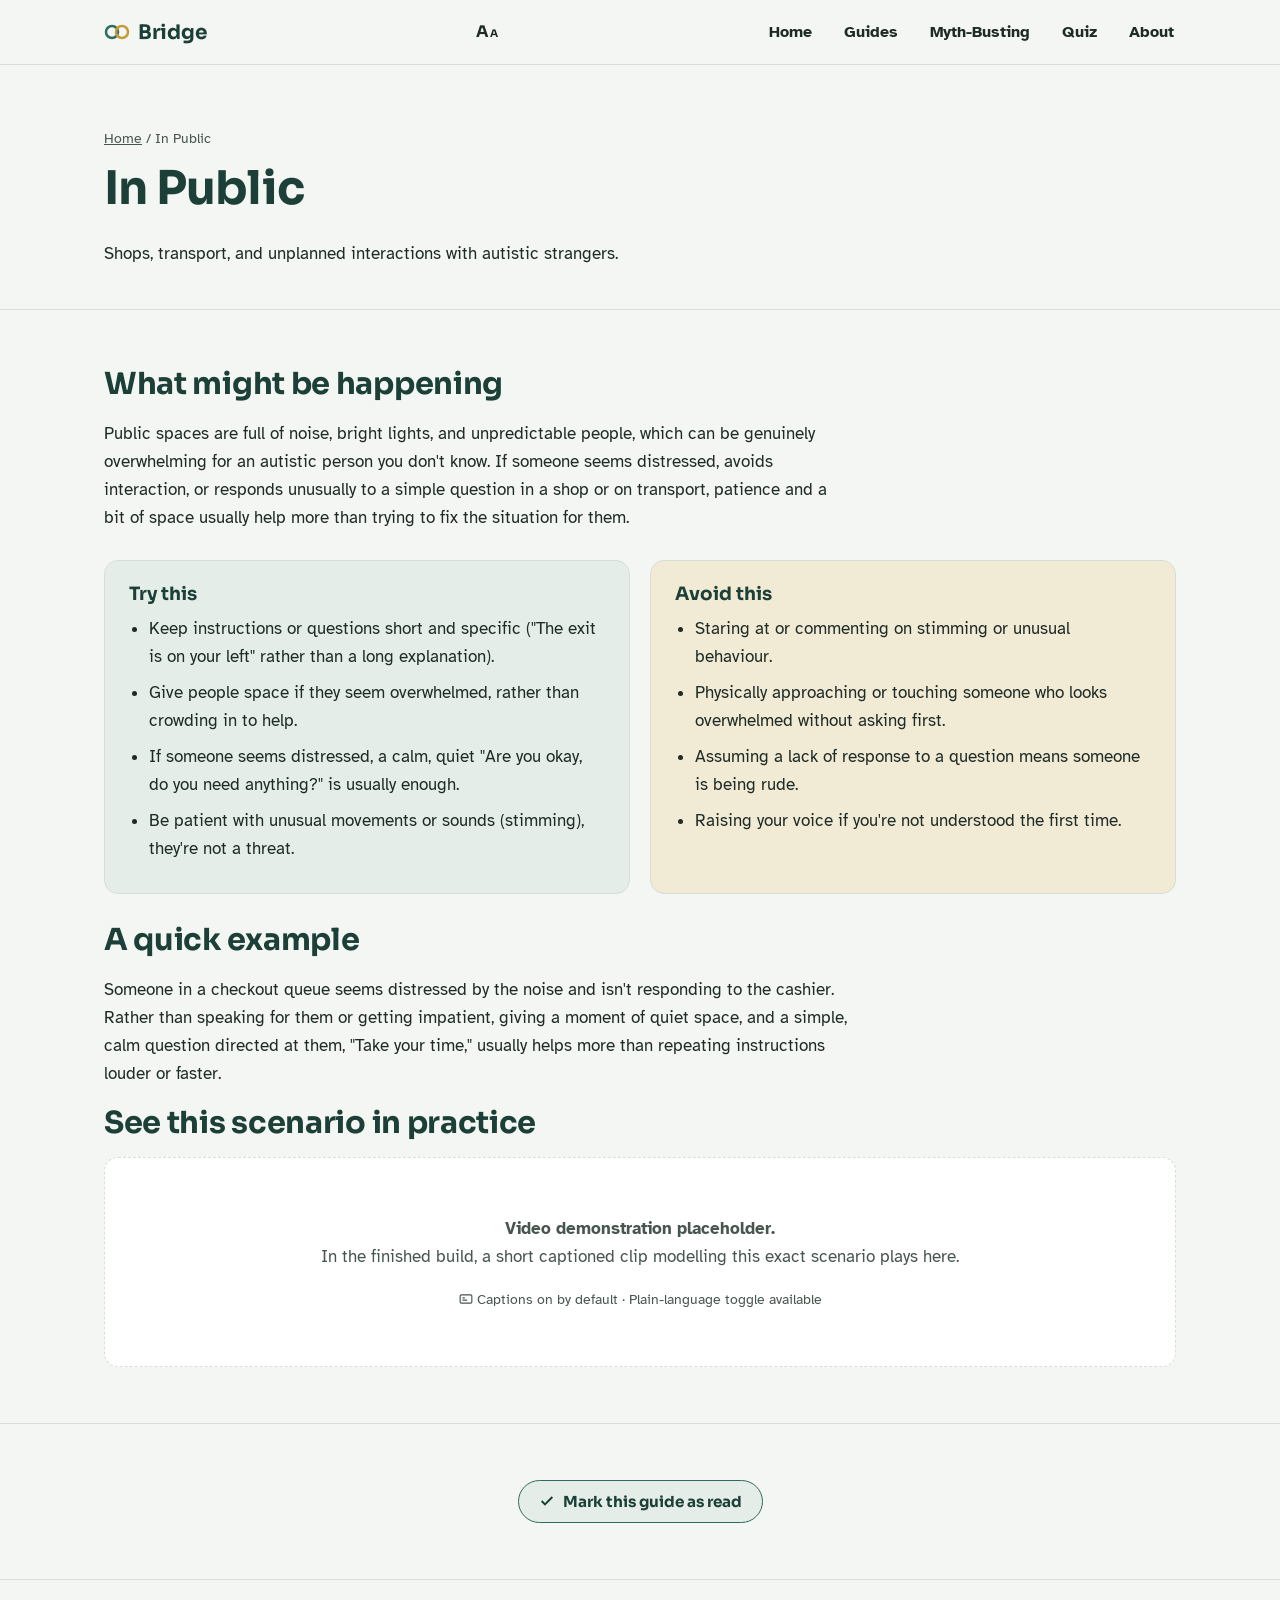
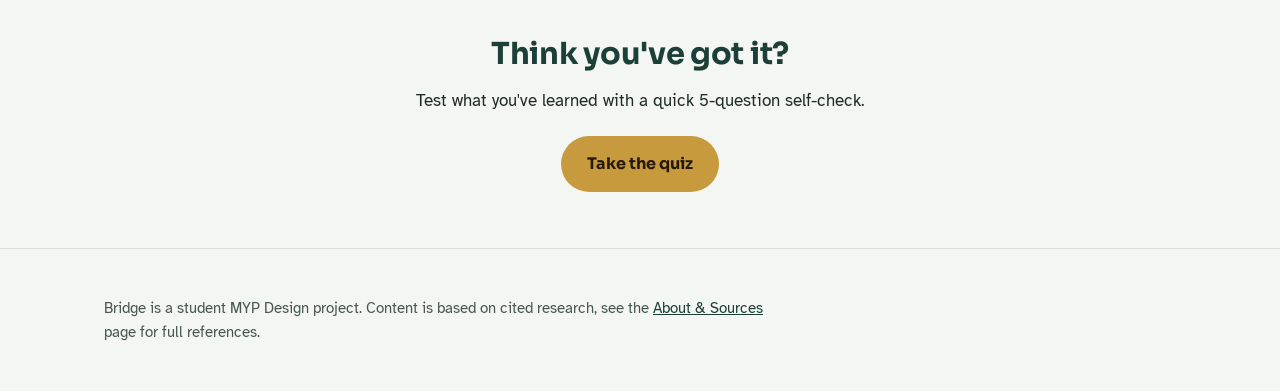
<file: guide-public.html>
<!DOCTYPE html>
<html lang="en">
<head>
<meta charset="UTF-8">
<script>document.documentElement.classList.add("js");if(localStorage.getItem("bridge-text-lg")==="1"){document.documentElement.classList.add("text-lg");}</script>

<meta name="viewport" content="width=device-width, initial-scale=1.0">
<title>In Public — Bridge</title>
<meta name="description" content="Practical tips for unplanned interactions with autistic strangers in public.">
<link rel="preconnect" href="https://fonts.googleapis.com">
<link href="https://fonts.googleapis.com/css2?family=Sora:wght@400;600;700&family=Atkinson+Hyperlegible:wght@400;700&display=swap" rel="stylesheet">
<link rel="icon" type="image/svg+xml" href="favicon.svg">
<link rel="stylesheet" href="css/style.css">
</head>
<body>
<a class="skip-link" href="#main">Skip to content</a>

<header class="site-nav">
  <div class="container nav-inner">
    <a class="logo" href="index.html">
      <svg width="26" height="26" viewBox="0 0 26 26" aria-hidden="true">
        <circle cx="8" cy="13" r="6" fill="none" stroke="#2F6B5E" stroke-width="2.5"/>
        <circle cx="18" cy="13" r="6" fill="none" stroke="#C79A3D" stroke-width="2.5"/>
      </svg>
      Bridge
    </a>
    <button class="text-size-toggle" id="text-size-toggle" aria-label="Increase text size" type="button">
      <span class="text-size-icon" aria-hidden="true">A<span>A</span></span>
      <span class="visually-hidden">Text size</span>
    </button>
    <button class="nav-toggle" aria-label="Open menu" aria-expanded="false">
      <svg width="24" height="24" viewBox="0 0 24 24" fill="none" stroke="currentColor" stroke-width="2"><path d="M3 6h18M3 12h18M3 18h18"/></svg>
    </button>
    <ul class="nav-links">
      <li><a href="index.html">Home</a></li>
      <li><a href="guides.html">Guides</a></li>
      <li><a href="myths.html">Myth-Busting</a></li>
      <li><a href="quiz.html">Quiz</a></li>
      <li><a href="about.html">About</a></li>
    </ul>
  </div>
</header>

<main id="main">
  <div class="guide-header">
    <div class="container">
      <p class="breadcrumb"><a href="index.html">Home</a> / In Public</p>
      <h1>In Public</h1>
      <p class="lede">Shops, transport, and unplanned interactions with autistic strangers.</p>
    </div>
  </div>

  <section class="section">
    <div class="container">
      <h2>What might be happening</h2>
      <p>Public spaces are full of noise, bright lights, and unpredictable people, which can be genuinely overwhelming for an autistic person you don't know. If someone seems distressed, avoids interaction, or responds unusually to a simple question in a shop or on transport, patience and a bit of space usually help more than trying to fix the situation for them.</p>

      <div class="dos-donts">
        <div class="dos reveal">
          <h3>Try this</h3>
          <ul>
            <li>Keep instructions or questions short and specific ("The exit is on your left" rather than a long explanation).</li>
            <li>Give people space if they seem overwhelmed, rather than crowding in to help.</li>
            <li>If someone seems distressed, a calm, quiet "Are you okay, do you need anything?" is usually enough.</li>
            <li>Be patient with unusual movements or sounds (stimming), they're not a threat.</li>
          </ul>
        </div>
        <div class="donts reveal">
          <h3>Avoid this</h3>
          <ul>
            <li>Staring at or commenting on stimming or unusual behaviour.</li>
            <li>Physically approaching or touching someone who looks overwhelmed without asking first.</li>
            <li>Assuming a lack of response to a question means someone is being rude.</li>
            <li>Raising your voice if you're not understood the first time.</li>
          </ul>
        </div>
      </div>

      <h2>A quick example</h2>
      <p>Someone in a checkout queue seems distressed by the noise and isn't responding to the cashier. Rather than speaking for them or getting impatient, giving a moment of quiet space, and a simple, calm question directed at them, "Take your time," usually helps more than repeating instructions louder or faster.</p>

      <h2>See this scenario in practice</h2>
      <div class="video-block reveal">
        <p><strong>Video demonstration placeholder.</strong><br>In the finished build, a short captioned clip modelling this exact scenario plays here.</p>
        <p class="caption-toggle"><svg width="14" height="14" viewBox="0 0 24 24" fill="none" stroke="currentColor" stroke-width="2" style="vertical-align:-2px; margin-right:4px;"><rect x="2" y="5" width="20" height="14" rx="2"/><path d="M6 10h4M6 14h8"/></svg>Captions on by default · Plain-language toggle available</p>
      </div>
    </div>
  </section>

  <section class="section" style="border-top:1px solid var(--line);">
    <div class="container" style="text-align:center;">
      <button type="button" class="mark-read-btn" id="mark-read-btn" data-slug="public">
        <svg width="16" height="16" viewBox="0 0 24 24" fill="none" stroke="currentColor" stroke-width="3"><path d="M20 6L9 17l-5-5"/></svg>
        <span id="mark-read-label">Mark this guide as read</span>
      </button>
    </div>
  </section>

  <section class="section" style="border-top:1px solid var(--line);">
    <div class="container" style="text-align:center;">
      <h2>Think you've got it?</h2>
      <p style="margin:0 auto 20px;">Test what you've learned with a quick 5-question self-check.</p>
      <a class="btn btn-primary" href="quiz.html">Take the quiz</a>
    </div>
  </section>

</main>

<footer>
  <div class="container">
    <p>Bridge is a student MYP Design project. Content is based on cited research, see the <a href="about.html">About & Sources</a> page for full references.</p>
  </div>
</footer>

<script src="js/nav.js"></script>
<script src="js/read-tracker.js"></script>

<button id="back-to-top" aria-label="Back to top" type="button">
  <svg width="20" height="20" viewBox="0 0 24 24" fill="none" stroke="currentColor" stroke-width="2.4"><path d="M12 19V5M5 12l7-7 7 7"/></svg>
</button>
</body>
</html>
</file>
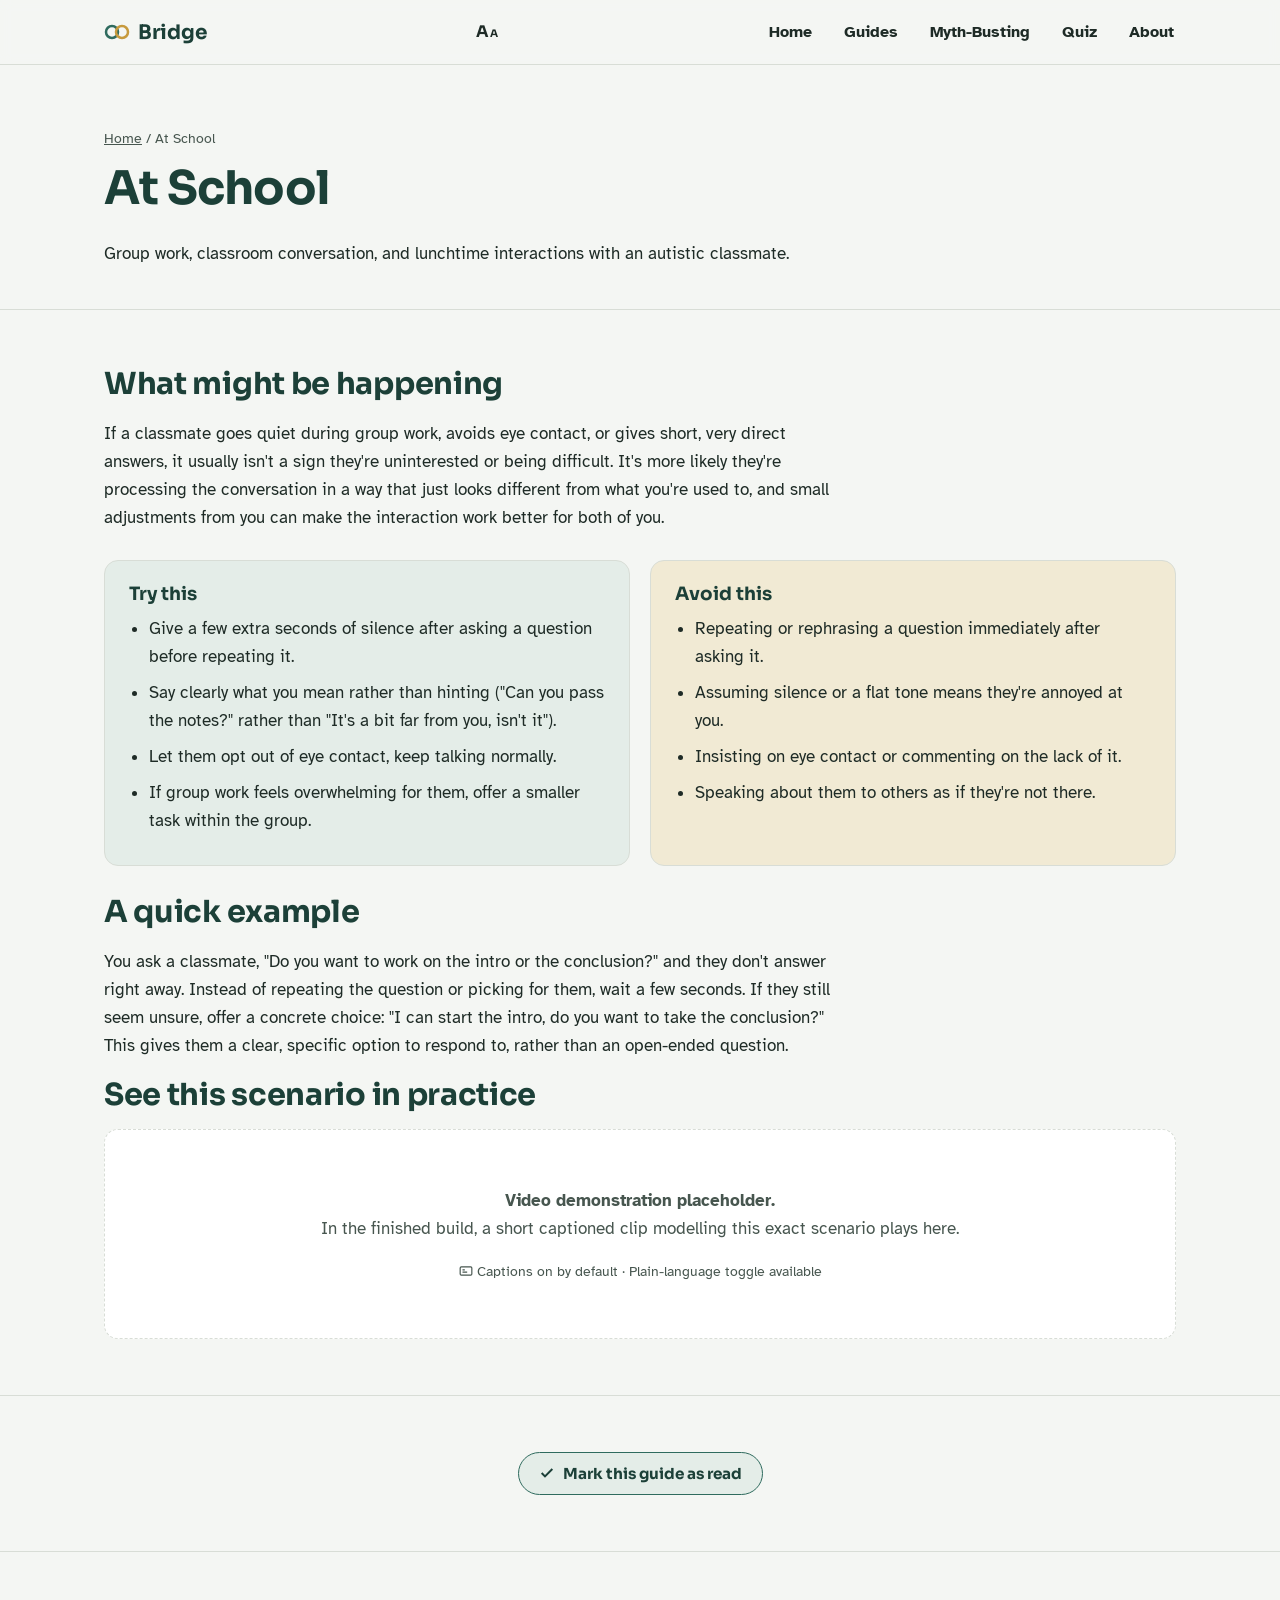
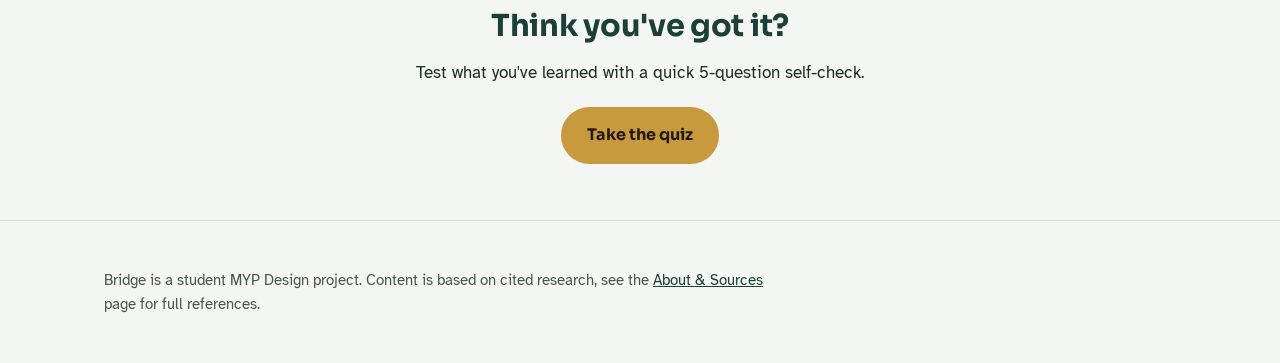
<file: guide-school.html>
<!DOCTYPE html>
<html lang="en">
<head>
<meta charset="UTF-8">
<script>document.documentElement.classList.add("js");if(localStorage.getItem("bridge-text-lg")==="1"){document.documentElement.classList.add("text-lg");}</script>

<meta name="viewport" content="width=device-width, initial-scale=1.0">
<title>At School — Bridge</title>
<meta name="description" content="Practical tips for communicating with an autistic classmate at school.">
<link rel="preconnect" href="https://fonts.googleapis.com">
<link href="https://fonts.googleapis.com/css2?family=Sora:wght@400;600;700&family=Atkinson+Hyperlegible:wght@400;700&display=swap" rel="stylesheet">
<link rel="icon" type="image/svg+xml" href="favicon.svg">
<link rel="stylesheet" href="css/style.css">
</head>
<body>
<a class="skip-link" href="#main">Skip to content</a>

<header class="site-nav">
  <div class="container nav-inner">
    <a class="logo" href="index.html">
      <svg width="26" height="26" viewBox="0 0 26 26" aria-hidden="true">
        <circle cx="8" cy="13" r="6" fill="none" stroke="#2F6B5E" stroke-width="2.5"/>
        <circle cx="18" cy="13" r="6" fill="none" stroke="#C79A3D" stroke-width="2.5"/>
      </svg>
      Bridge
    </a>
    <button class="text-size-toggle" id="text-size-toggle" aria-label="Increase text size" type="button">
      <span class="text-size-icon" aria-hidden="true">A<span>A</span></span>
      <span class="visually-hidden">Text size</span>
    </button>
    <button class="nav-toggle" aria-label="Open menu" aria-expanded="false">
      <svg width="24" height="24" viewBox="0 0 24 24" fill="none" stroke="currentColor" stroke-width="2"><path d="M3 6h18M3 12h18M3 18h18"/></svg>
    </button>
    <ul class="nav-links">
      <li><a href="index.html">Home</a></li>
      <li><a href="guides.html">Guides</a></li>
      <li><a href="myths.html">Myth-Busting</a></li>
      <li><a href="quiz.html">Quiz</a></li>
      <li><a href="about.html">About</a></li>
    </ul>
  </div>
</header>

<main id="main">
  <div class="guide-header">
    <div class="container">
      <p class="breadcrumb"><a href="index.html">Home</a> / At School</p>
      <h1>At School</h1>
      <p class="lede">Group work, classroom conversation, and lunchtime interactions with an autistic classmate.</p>
    </div>
  </div>

  <section class="section">
    <div class="container">
      <h2>What might be happening</h2>
      <p>If a classmate goes quiet during group work, avoids eye contact, or gives short, very direct answers, it usually isn't a sign they're uninterested or being difficult. It's more likely they're processing the conversation in a way that just looks different from what you're used to, and small adjustments from you can make the interaction work better for both of you.</p>

      <div class="dos-donts">
        <div class="dos reveal">
          <h3>Try this</h3>
          <ul>
            <li>Give a few extra seconds of silence after asking a question before repeating it.</li>
            <li>Say clearly what you mean rather than hinting ("Can you pass the notes?" rather than "It's a bit far from you, isn't it").</li>
            <li>Let them opt out of eye contact, keep talking normally.</li>
            <li>If group work feels overwhelming for them, offer a smaller task within the group.</li>
          </ul>
        </div>
        <div class="donts reveal">
          <h3>Avoid this</h3>
          <ul>
            <li>Repeating or rephrasing a question immediately after asking it.</li>
            <li>Assuming silence or a flat tone means they're annoyed at you.</li>
            <li>Insisting on eye contact or commenting on the lack of it.</li>
            <li>Speaking about them to others as if they're not there.</li>
          </ul>
        </div>
      </div>

      <h2>A quick example</h2>
      <p>You ask a classmate, "Do you want to work on the intro or the conclusion?" and they don't answer right away. Instead of repeating the question or picking for them, wait a few seconds. If they still seem unsure, offer a concrete choice: "I can start the intro, do you want to take the conclusion?" This gives them a clear, specific option to respond to, rather than an open-ended question.</p>

      <h2>See this scenario in practice</h2>
      <div class="video-block reveal">
        <p><strong>Video demonstration placeholder.</strong><br>In the finished build, a short captioned clip modelling this exact scenario plays here.</p>
        <p class="caption-toggle"><svg width="14" height="14" viewBox="0 0 24 24" fill="none" stroke="currentColor" stroke-width="2" style="vertical-align:-2px; margin-right:4px;"><rect x="2" y="5" width="20" height="14" rx="2"/><path d="M6 10h4M6 14h8"/></svg>Captions on by default · Plain-language toggle available</p>
      </div>
    </div>
  </section>

  <section class="section" style="border-top:1px solid var(--line);">
    <div class="container" style="text-align:center;">
      <button type="button" class="mark-read-btn" id="mark-read-btn" data-slug="school">
        <svg width="16" height="16" viewBox="0 0 24 24" fill="none" stroke="currentColor" stroke-width="3"><path d="M20 6L9 17l-5-5"/></svg>
        <span id="mark-read-label">Mark this guide as read</span>
      </button>
    </div>
  </section>

  <section class="section" style="border-top:1px solid var(--line);">
    <div class="container" style="text-align:center;">
      <h2>Think you've got it?</h2>
      <p style="margin:0 auto 20px;">Test what you've learned with a quick 5-question self-check.</p>
      <a class="btn btn-primary" href="quiz.html">Take the quiz</a>
    </div>
  </section>

</main>

<footer>
  <div class="container">
    <p>Bridge is a student MYP Design project. Content is based on cited research, see the <a href="about.html">About & Sources</a> page for full references.</p>
  </div>
</footer>

<script src="js/nav.js"></script>
<script src="js/read-tracker.js"></script>

<button id="back-to-top" aria-label="Back to top" type="button">
  <svg width="20" height="20" viewBox="0 0 24 24" fill="none" stroke="currentColor" stroke-width="2.4"><path d="M12 19V5M5 12l7-7 7 7"/></svg>
</button>
</body>
</html>
</file>
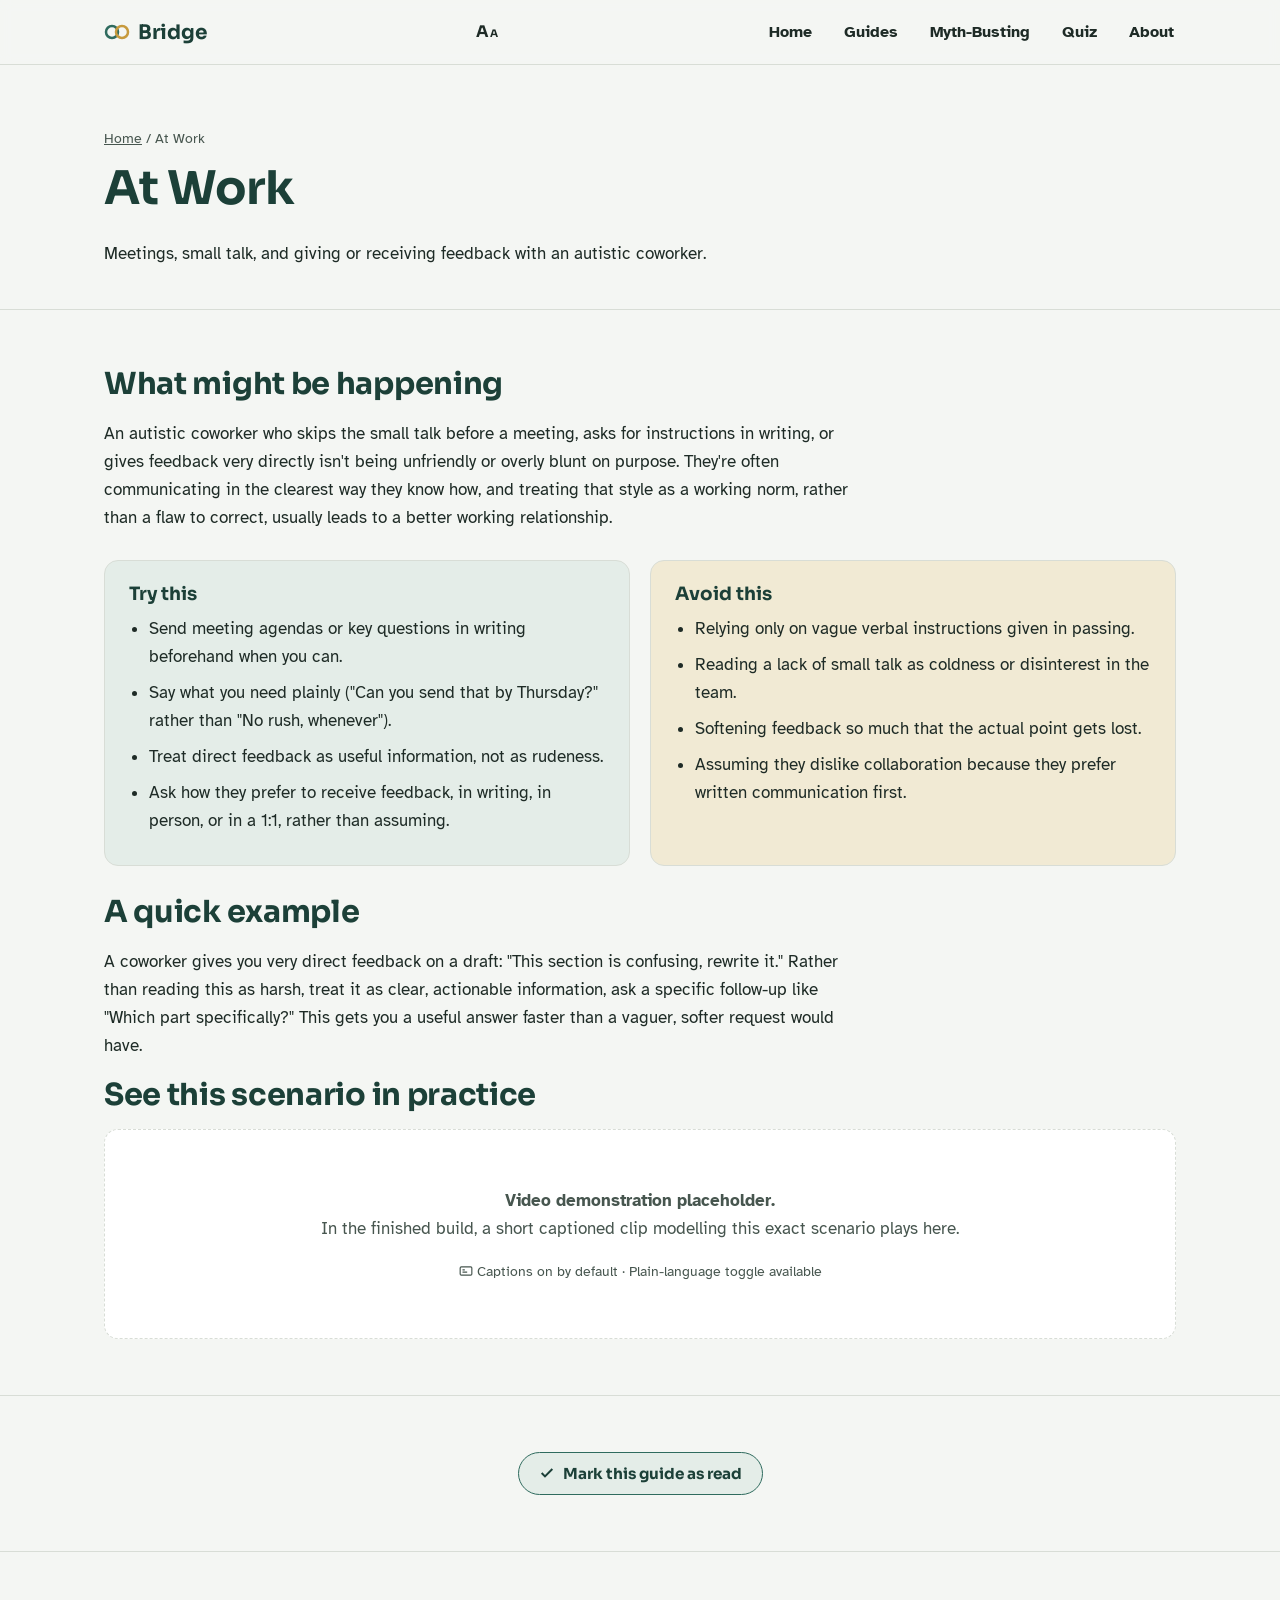
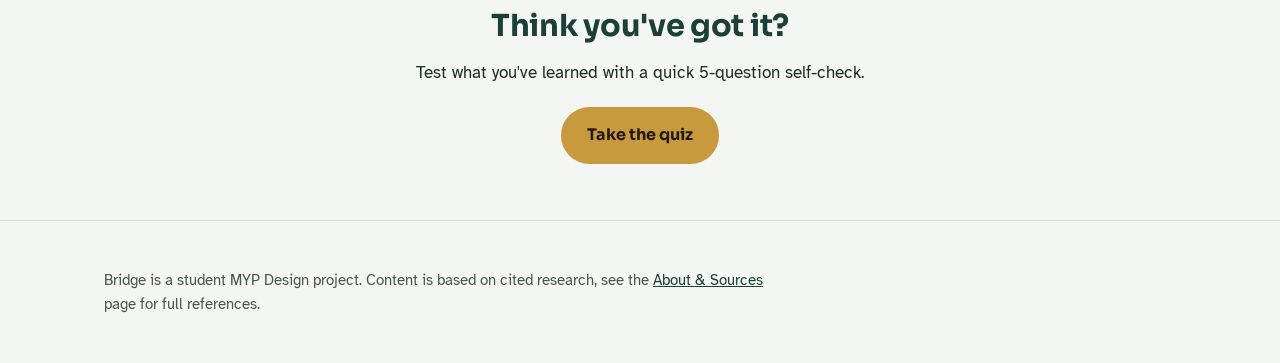
<file: guide-work.html>
<!DOCTYPE html>
<html lang="en">
<head>
<meta charset="UTF-8">
<script>document.documentElement.classList.add("js");if(localStorage.getItem("bridge-text-lg")==="1"){document.documentElement.classList.add("text-lg");}</script>

<meta name="viewport" content="width=device-width, initial-scale=1.0">
<title>At Work — Bridge</title>
<meta name="description" content="Practical tips for communicating with an autistic coworker.">
<link rel="preconnect" href="https://fonts.googleapis.com">
<link href="https://fonts.googleapis.com/css2?family=Sora:wght@400;600;700&family=Atkinson+Hyperlegible:wght@400;700&display=swap" rel="stylesheet">
<link rel="icon" type="image/svg+xml" href="favicon.svg">
<link rel="stylesheet" href="css/style.css">
</head>
<body>
<a class="skip-link" href="#main">Skip to content</a>

<header class="site-nav">
  <div class="container nav-inner">
    <a class="logo" href="index.html">
      <svg width="26" height="26" viewBox="0 0 26 26" aria-hidden="true">
        <circle cx="8" cy="13" r="6" fill="none" stroke="#2F6B5E" stroke-width="2.5"/>
        <circle cx="18" cy="13" r="6" fill="none" stroke="#C79A3D" stroke-width="2.5"/>
      </svg>
      Bridge
    </a>
    <button class="text-size-toggle" id="text-size-toggle" aria-label="Increase text size" type="button">
      <span class="text-size-icon" aria-hidden="true">A<span>A</span></span>
      <span class="visually-hidden">Text size</span>
    </button>
    <button class="nav-toggle" aria-label="Open menu" aria-expanded="false">
      <svg width="24" height="24" viewBox="0 0 24 24" fill="none" stroke="currentColor" stroke-width="2"><path d="M3 6h18M3 12h18M3 18h18"/></svg>
    </button>
    <ul class="nav-links">
      <li><a href="index.html">Home</a></li>
      <li><a href="guides.html">Guides</a></li>
      <li><a href="myths.html">Myth-Busting</a></li>
      <li><a href="quiz.html">Quiz</a></li>
      <li><a href="about.html">About</a></li>
    </ul>
  </div>
</header>

<main id="main">
  <div class="guide-header">
    <div class="container">
      <p class="breadcrumb"><a href="index.html">Home</a> / At Work</p>
      <h1>At Work</h1>
      <p class="lede">Meetings, small talk, and giving or receiving feedback with an autistic coworker.</p>
    </div>
  </div>

  <section class="section">
    <div class="container">
      <h2>What might be happening</h2>
      <p>An autistic coworker who skips the small talk before a meeting, asks for instructions in writing, or gives feedback very directly isn't being unfriendly or overly blunt on purpose. They're often communicating in the clearest way they know how, and treating that style as a working norm, rather than a flaw to correct, usually leads to a better working relationship.</p>

      <div class="dos-donts">
        <div class="dos reveal">
          <h3>Try this</h3>
          <ul>
            <li>Send meeting agendas or key questions in writing beforehand when you can.</li>
            <li>Say what you need plainly ("Can you send that by Thursday?" rather than "No rush, whenever").</li>
            <li>Treat direct feedback as useful information, not as rudeness.</li>
            <li>Ask how they prefer to receive feedback, in writing, in person, or in a 1:1, rather than assuming.</li>
          </ul>
        </div>
        <div class="donts reveal">
          <h3>Avoid this</h3>
          <ul>
            <li>Relying only on vague verbal instructions given in passing.</li>
            <li>Reading a lack of small talk as coldness or disinterest in the team.</li>
            <li>Softening feedback so much that the actual point gets lost.</li>
            <li>Assuming they dislike collaboration because they prefer written communication first.</li>
          </ul>
        </div>
      </div>

      <h2>A quick example</h2>
      <p>A coworker gives you very direct feedback on a draft: "This section is confusing, rewrite it." Rather than reading this as harsh, treat it as clear, actionable information, ask a specific follow-up like "Which part specifically?" This gets you a useful answer faster than a vaguer, softer request would have.</p>

      <h2>See this scenario in practice</h2>
      <div class="video-block reveal">
        <p><strong>Video demonstration placeholder.</strong><br>In the finished build, a short captioned clip modelling this exact scenario plays here.</p>
        <p class="caption-toggle"><svg width="14" height="14" viewBox="0 0 24 24" fill="none" stroke="currentColor" stroke-width="2" style="vertical-align:-2px; margin-right:4px;"><rect x="2" y="5" width="20" height="14" rx="2"/><path d="M6 10h4M6 14h8"/></svg>Captions on by default · Plain-language toggle available</p>
      </div>
    </div>
  </section>

  <section class="section" style="border-top:1px solid var(--line);">
    <div class="container" style="text-align:center;">
      <button type="button" class="mark-read-btn" id="mark-read-btn" data-slug="work">
        <svg width="16" height="16" viewBox="0 0 24 24" fill="none" stroke="currentColor" stroke-width="3"><path d="M20 6L9 17l-5-5"/></svg>
        <span id="mark-read-label">Mark this guide as read</span>
      </button>
    </div>
  </section>

  <section class="section" style="border-top:1px solid var(--line);">
    <div class="container" style="text-align:center;">
      <h2>Think you've got it?</h2>
      <p style="margin:0 auto 20px;">Test what you've learned with a quick 5-question self-check.</p>
      <a class="btn btn-primary" href="quiz.html">Take the quiz</a>
    </div>
  </section>

</main>

<footer>
  <div class="container">
    <p>Bridge is a student MYP Design project. Content is based on cited research, see the <a href="about.html">About & Sources</a> page for full references.</p>
  </div>
</footer>

<script src="js/nav.js"></script>
<script src="js/read-tracker.js"></script>

<button id="back-to-top" aria-label="Back to top" type="button">
  <svg width="20" height="20" viewBox="0 0 24 24" fill="none" stroke="currentColor" stroke-width="2.4"><path d="M12 19V5M5 12l7-7 7 7"/></svg>
</button>
</body>
</html>
</file>
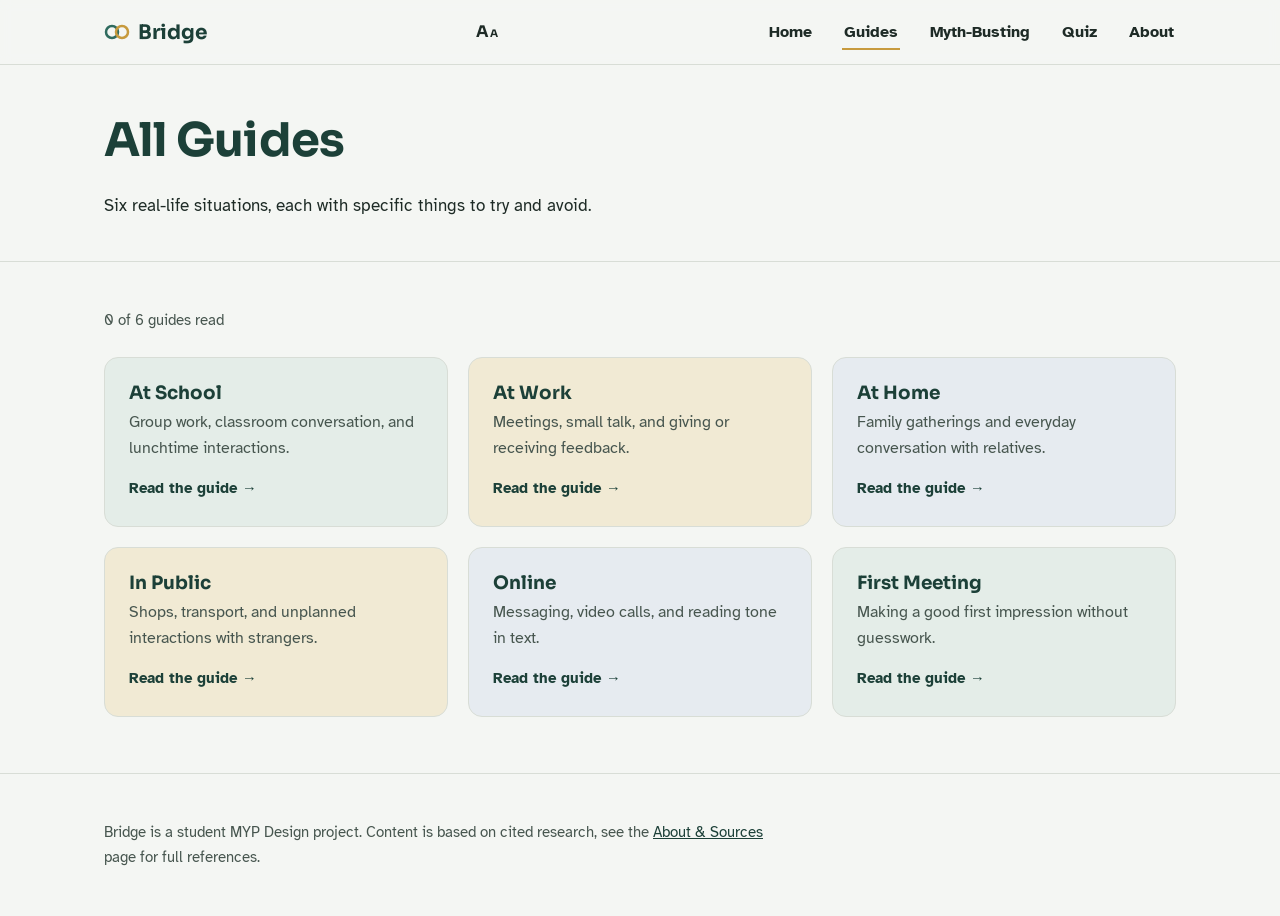
<file: guides.html>
<!DOCTYPE html>
<html lang="en">
<head>
<meta charset="UTF-8">
<script>document.documentElement.classList.add("js");if(localStorage.getItem("bridge-text-lg")==="1"){document.documentElement.classList.add("text-lg");}</script>

<meta name="viewport" content="width=device-width, initial-scale=1.0">
<title>All Guides — Bridge</title>
<meta name="description" content="Every Bridge scenario guide in one place.">
<link rel="preconnect" href="https://fonts.googleapis.com">
<link href="https://fonts.googleapis.com/css2?family=Sora:wght@400;600;700&family=Atkinson+Hyperlegible:wght@400;700&display=swap" rel="stylesheet">
<link rel="icon" type="image/svg+xml" href="favicon.svg">
<link rel="stylesheet" href="css/style.css">
</head>
<body>
<a class="skip-link" href="#main">Skip to content</a>

<header class="site-nav">
  <div class="container nav-inner">
    <a class="logo" href="index.html">
      <svg width="26" height="26" viewBox="0 0 26 26" aria-hidden="true">
        <circle cx="8" cy="13" r="6" fill="none" stroke="#2F6B5E" stroke-width="2.5"/>
        <circle cx="18" cy="13" r="6" fill="none" stroke="#C79A3D" stroke-width="2.5"/>
      </svg>
      Bridge
    </a>
    <button class="text-size-toggle" id="text-size-toggle" aria-label="Increase text size" type="button">
      <span class="text-size-icon" aria-hidden="true">A<span>A</span></span>
      <span class="visually-hidden">Text size</span>
    </button>
    <button class="nav-toggle" aria-label="Open menu" aria-expanded="false">
      <svg width="24" height="24" viewBox="0 0 24 24" fill="none" stroke="currentColor" stroke-width="2"><path d="M3 6h18M3 12h18M3 18h18"/></svg>
    </button>
    <ul class="nav-links">
      <li><a href="index.html">Home</a></li>
      <li><a href="guides.html" aria-current="page">Guides</a></li>
      <li><a href="myths.html">Myth-Busting</a></li>
      <li><a href="quiz.html">Quiz</a></li>
      <li><a href="about.html">About</a></li>
    </ul>
  </div>
</header>

<main id="main">
  <div class="guide-header">
    <div class="container">
      <h1>All Guides</h1>
      <p class="lede">Six real-life situations, each with specific things to try and avoid.</p>
    </div>
  </div>

  <section class="section">
    <div class="container">
      <p class="progress-summary" id="progress-summary"></p>
      <div class="scenario-grid" id="scenario-grid">
        <a class="scenario-card tint-a reveal" href="guide-school.html" data-slug="school">
          <h3>At School</h3>
          <p>Group work, classroom conversation, and lunchtime interactions.</p>
          <span class="tag">Read the guide →</span>
        </a>
        <a class="scenario-card tint-b reveal" href="guide-work.html" data-slug="work">
          <h3>At Work</h3>
          <p>Meetings, small talk, and giving or receiving feedback.</p>
          <span class="tag">Read the guide →</span>
        </a>
        <a class="scenario-card tint-c reveal" href="guide-home.html" data-slug="home">
          <h3>At Home</h3>
          <p>Family gatherings and everyday conversation with relatives.</p>
          <span class="tag">Read the guide →</span>
        </a>
        <a class="scenario-card tint-b reveal" href="guide-public.html" data-slug="public">
          <h3>In Public</h3>
          <p>Shops, transport, and unplanned interactions with strangers.</p>
          <span class="tag">Read the guide →</span>
        </a>
        <a class="scenario-card tint-c reveal" href="guide-online.html" data-slug="online">
          <h3>Online</h3>
          <p>Messaging, video calls, and reading tone in text.</p>
          <span class="tag">Read the guide →</span>
        </a>
        <a class="scenario-card tint-a reveal" href="guide-firstmeeting.html" data-slug="firstmeeting">
          <h3>First Meeting</h3>
          <p>Making a good first impression without guesswork.</p>
          <span class="tag">Read the guide →</span>
        </a>
      </div>
    </div>
  </section>
</main>

<footer>
  <div class="container">
    <p>Bridge is a student MYP Design project. Content is based on cited research, see the <a href="about.html">About & Sources</a> page for full references.</p>
  </div>
</footer>

<script src="js/nav.js"></script>
<script src="js/read-tracker.js"></script>

<button id="back-to-top" aria-label="Back to top" type="button">
  <svg width="20" height="20" viewBox="0 0 24 24" fill="none" stroke="currentColor" stroke-width="2.4"><path d="M12 19V5M5 12l7-7 7 7"/></svg>
</button>
</body>
</html>
</file>
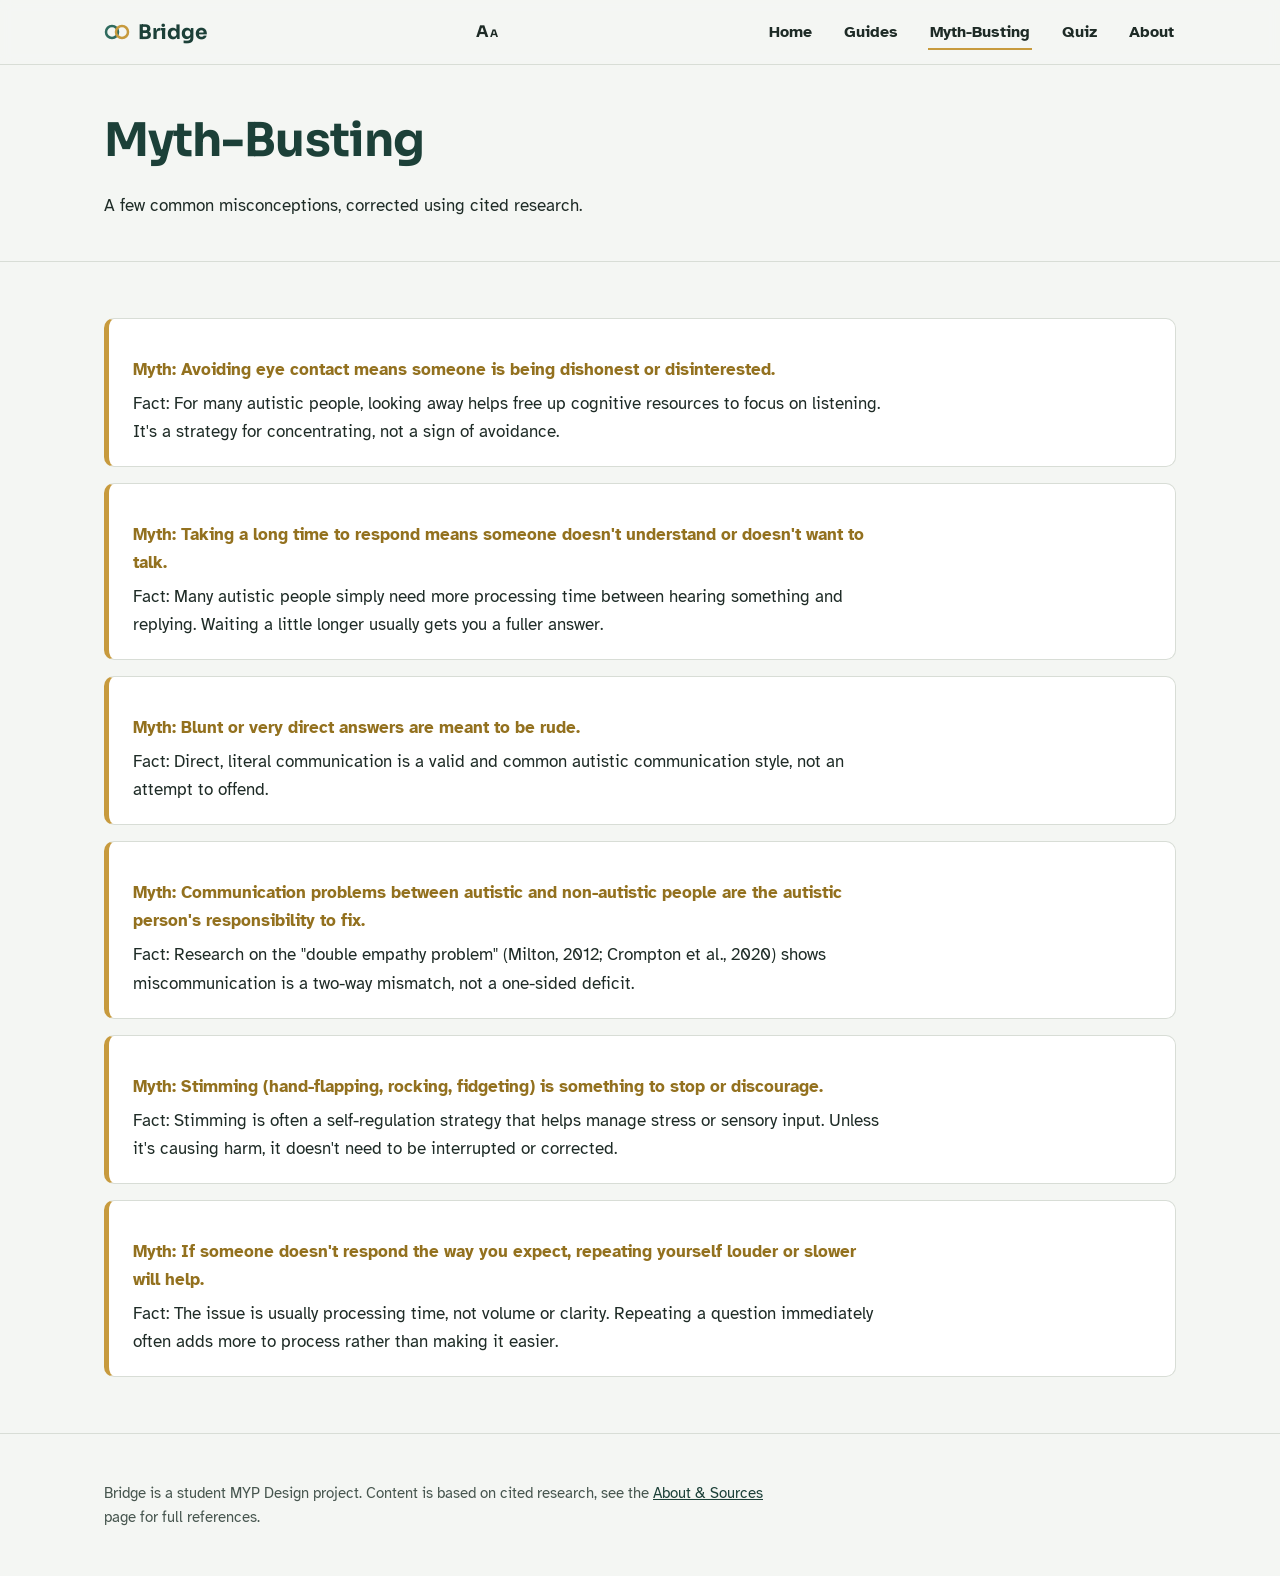
<file: myths.html>
<!DOCTYPE html>
<html lang="en">
<head>
<meta charset="UTF-8">
<script>document.documentElement.classList.add("js");if(localStorage.getItem("bridge-text-lg")==="1"){document.documentElement.classList.add("text-lg");}</script>

<meta name="viewport" content="width=device-width, initial-scale=1.0">
<title>Myth-Busting — Bridge</title>
<meta name="description" content="Common misconceptions about autistic communication, corrected.">
<link rel="preconnect" href="https://fonts.googleapis.com">
<link href="https://fonts.googleapis.com/css2?family=Sora:wght@400;600;700&family=Atkinson+Hyperlegible:wght@400;700&display=swap" rel="stylesheet">
<link rel="icon" type="image/svg+xml" href="favicon.svg">
<link rel="stylesheet" href="css/style.css">
</head>
<body>
<a class="skip-link" href="#main">Skip to content</a>

<header class="site-nav">
  <div class="container nav-inner">
    <a class="logo" href="index.html">
      <svg width="26" height="26" viewBox="0 0 26 26" aria-hidden="true">
        <circle cx="8" cy="13" r="6" fill="none" stroke="#2F6B5E" stroke-width="2.5"/>
        <circle cx="18" cy="13" r="6" fill="none" stroke="#C79A3D" stroke-width="2.5"/>
      </svg>
      Bridge
    </a>
    <button class="text-size-toggle" id="text-size-toggle" aria-label="Increase text size" type="button">
      <span class="text-size-icon" aria-hidden="true">A<span>A</span></span>
      <span class="visually-hidden">Text size</span>
    </button>
    <button class="nav-toggle" aria-label="Open menu" aria-expanded="false">
      <svg width="24" height="24" viewBox="0 0 24 24" fill="none" stroke="currentColor" stroke-width="2"><path d="M3 6h18M3 12h18M3 18h18"/></svg>
    </button>
    <ul class="nav-links">
      <li><a href="index.html">Home</a></li>
      <li><a href="guides.html">Guides</a></li>
      <li><a href="myths.html" aria-current="page">Myth-Busting</a></li>
      <li><a href="quiz.html">Quiz</a></li>
      <li><a href="about.html">About</a></li>
    </ul>
  </div>
</header>

<main id="main">
  <div class="guide-header">
    <div class="container">
      <h1>Myth-Busting</h1>
      <p class="lede">A few common misconceptions, corrected using cited research.</p>
    </div>
  </div>

  <section class="section">
    <div class="container">
      <div class="myth-list">
        <div class="myth-card reveal">
          <p class="myth">Myth: Avoiding eye contact means someone is being dishonest or disinterested.</p>
          <p class="fact">Fact: For many autistic people, looking away helps free up cognitive resources to focus on listening. It's a strategy for concentrating, not a sign of avoidance.</p>
        </div>
        <div class="myth-card reveal">
          <p class="myth">Myth: Taking a long time to respond means someone doesn't understand or doesn't want to talk.</p>
          <p class="fact">Fact: Many autistic people simply need more processing time between hearing something and replying. Waiting a little longer usually gets you a fuller answer.</p>
        </div>
        <div class="myth-card reveal">
          <p class="myth">Myth: Blunt or very direct answers are meant to be rude.</p>
          <p class="fact">Fact: Direct, literal communication is a valid and common autistic communication style, not an attempt to offend.</p>
        </div>
        <div class="myth-card reveal">
          <p class="myth">Myth: Communication problems between autistic and non-autistic people are the autistic person's responsibility to fix.</p>
          <p class="fact">Fact: Research on the "double empathy problem" (Milton, 2012; Crompton et al., 2020) shows miscommunication is a two-way mismatch, not a one-sided deficit.</p>
        </div>
        <div class="myth-card reveal">
          <p class="myth">Myth: Stimming (hand-flapping, rocking, fidgeting) is something to stop or discourage.</p>
          <p class="fact">Fact: Stimming is often a self-regulation strategy that helps manage stress or sensory input. Unless it's causing harm, it doesn't need to be interrupted or corrected.</p>
        </div>
        <div class="myth-card reveal">
          <p class="myth">Myth: If someone doesn't respond the way you expect, repeating yourself louder or slower will help.</p>
          <p class="fact">Fact: The issue is usually processing time, not volume or clarity. Repeating a question immediately often adds more to process rather than making it easier.</p>
        </div>
      </div>
    </div>
  </section>
</main>

<footer>
  <div class="container">
    <p>Bridge is a student MYP Design project. Content is based on cited research, see the <a href="about.html">About & Sources</a> page for full references.</p>
  </div>
</footer>

<script src="js/nav.js"></script>

<button id="back-to-top" aria-label="Back to top" type="button">
  <svg width="20" height="20" viewBox="0 0 24 24" fill="none" stroke="currentColor" stroke-width="2.4"><path d="M12 19V5M5 12l7-7 7 7"/></svg>
</button>
</body>
</html>
</file>
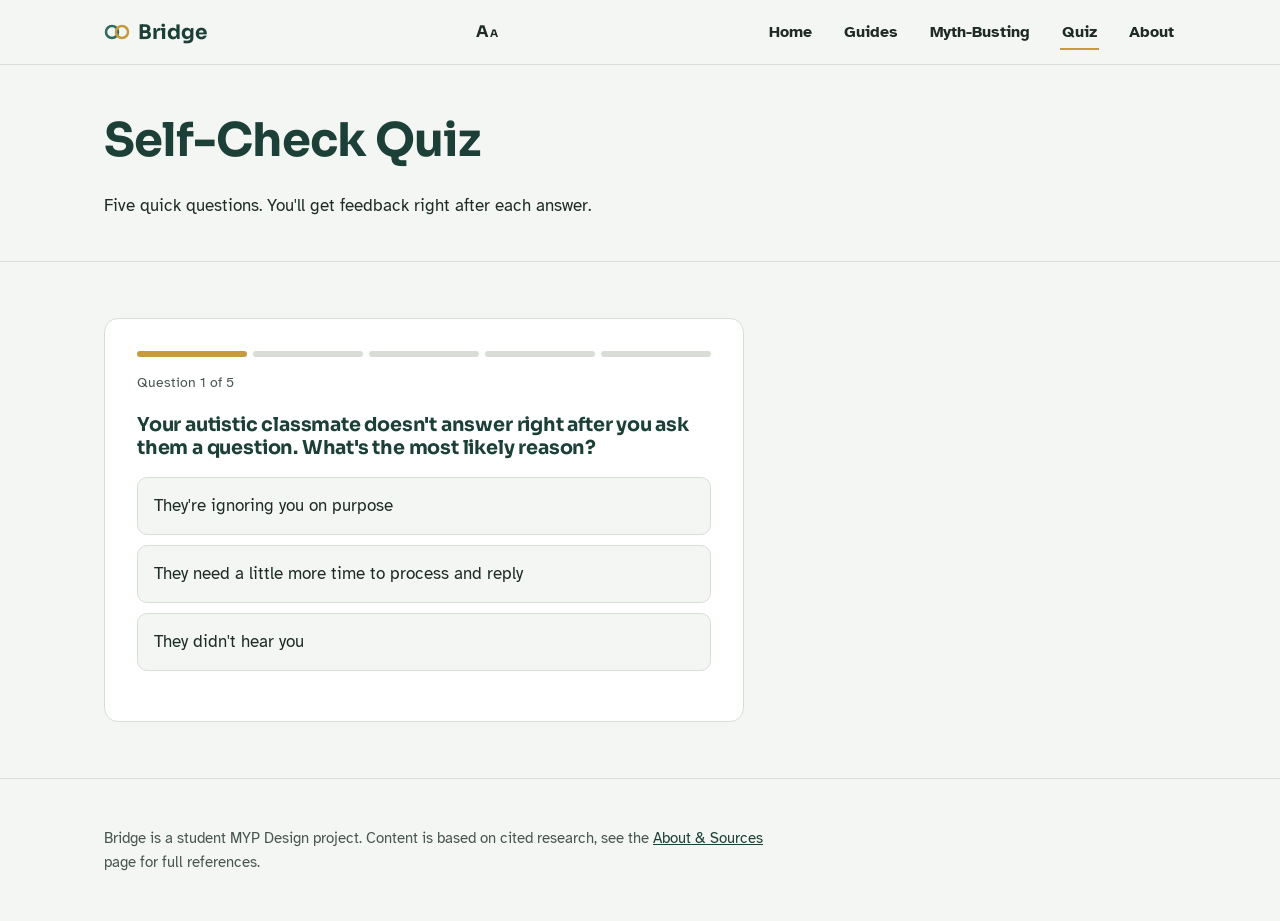
<file: quiz.html>
<!DOCTYPE html>
<html lang="en">
<head>
<meta charset="UTF-8">
<script>document.documentElement.classList.add("js");if(localStorage.getItem("bridge-text-lg")==="1"){document.documentElement.classList.add("text-lg");}</script>

<meta name="viewport" content="width=device-width, initial-scale=1.0">
<title>Self-Check Quiz — Bridge</title>
<meta name="description" content="Test what you've learned about communicating with autistic people.">
<link rel="preconnect" href="https://fonts.googleapis.com">
<link href="https://fonts.googleapis.com/css2?family=Sora:wght@400;600;700&family=Atkinson+Hyperlegible:wght@400;700&display=swap" rel="stylesheet">
<link rel="icon" type="image/svg+xml" href="favicon.svg">
<link rel="stylesheet" href="css/style.css">
</head>
<body>
<a class="skip-link" href="#main">Skip to content</a>

<header class="site-nav">
  <div class="container nav-inner">
    <a class="logo" href="index.html">
      <svg width="26" height="26" viewBox="0 0 26 26" aria-hidden="true">
        <circle cx="8" cy="13" r="6" fill="none" stroke="#2F6B5E" stroke-width="2.5"/>
        <circle cx="18" cy="13" r="6" fill="none" stroke="#C79A3D" stroke-width="2.5"/>
      </svg>
      Bridge
    </a>
    <button class="text-size-toggle" id="text-size-toggle" aria-label="Increase text size" type="button">
      <span class="text-size-icon" aria-hidden="true">A<span>A</span></span>
      <span class="visually-hidden">Text size</span>
    </button>
    <button class="nav-toggle" aria-label="Open menu" aria-expanded="false">
      <svg width="24" height="24" viewBox="0 0 24 24" fill="none" stroke="currentColor" stroke-width="2"><path d="M3 6h18M3 12h18M3 18h18"/></svg>
    </button>
    <ul class="nav-links">
      <li><a href="index.html">Home</a></li>
      <li><a href="guides.html">Guides</a></li>
      <li><a href="myths.html">Myth-Busting</a></li>
      <li><a href="quiz.html" aria-current="page">Quiz</a></li>
      <li><a href="about.html">About</a></li>
    </ul>
  </div>
</header>

<main id="main">
  <div class="guide-header">
    <div class="container">
      <h1>Self-Check Quiz</h1>
      <p class="lede">Five quick questions. You'll get feedback right after each answer.</p>
    </div>
  </div>

  <section class="section">
    <div class="container">
      <div class="quiz-box" id="quiz-body">
        <div class="quiz-progress-track" id="quiz-progress-track" role="progressbar" aria-valuemin="0" aria-valuemax="5" aria-valuenow="0" aria-label="Quiz progress"></div>
        <p class="quiz-progress" id="quiz-progress">Question 1 of 5</p>
        <h2 id="quiz-prompt" style="font-size:1.2rem;"></h2>
        <div class="quiz-options" id="quiz-options"></div>
        <div class="quiz-feedback" id="quiz-feedback"></div>
        <button type="button" class="btn btn-primary" id="quiz-next" style="display:none; margin-top:10px;">Next question</button>
      </div>
      <div class="quiz-box quiz-result" id="quiz-result" style="display:none;"></div>
    </div>
  </section>
</main>

<footer>
  <div class="container">
    <p>Bridge is a student MYP Design project. Content is based on cited research, see the <a href="about.html">About & Sources</a> page for full references.</p>
  </div>
</footer>

<script src="js/nav.js"></script>
<script src="js/quiz.js"></script>

<button id="back-to-top" aria-label="Back to top" type="button">
  <svg width="20" height="20" viewBox="0 0 24 24" fill="none" stroke="currentColor" stroke-width="2.4"><path d="M12 19V5M5 12l7-7 7 7"/></svg>
</button>
</body>
</html>
</file>
<file: css/style.css>
/* ===== Design tokens ===== */
:root {
  --bg: #F4F6F3;
  --surface: #FFFFFF;
  --ink: #1E2B26;
  --ink-soft: #47564F;
  --brand: #2F6B5E;
  --brand-dark: #1C4038;
  --accent: #C79A3D;
  --accent-dark: #93711F;
  --card-a: #E4EDE8;
  --card-b: #F1EAD4;
  --card-c: #E6EBF0;
  --line: #D8DDD6;
  --radius: 14px;
  --max: 1120px;
}

* { box-sizing: border-box; }

html { scroll-behavior: smooth; }

body {
  margin: 0;
  background: var(--bg);
  color: var(--ink);
  font-family: 'Atkinson Hyperlegible', Arial, sans-serif;
  font-size: 1.0625rem;
  line-height: 1.65;
}

h1, h2, h3, .display {
  font-family: 'Sora', Arial, sans-serif;
  color: var(--brand-dark);
  line-height: 1.2;
  margin: 0 0 0.5em;
}

h1 { font-size: clamp(2rem, 4vw, 2.9rem); font-weight: 700; letter-spacing: -0.02em; }
h2 { font-size: clamp(1.4rem, 2.6vw, 1.9rem); font-weight: 700; letter-spacing: -0.01em; }
h3 { font-size: 1.15rem; font-weight: 700; }

p { max-width: 68ch; }

a { color: var(--brand-dark); }

.container {
  max-width: var(--max);
  margin: 0 auto;
  padding: 0 24px;
}

/* ===== Skip link (accessibility) ===== */
.skip-link {
  position: absolute;
  left: -999px;
  top: auto;
  background: var(--brand-dark);
  color: white;
  padding: 12px 18px;
  z-index: 100;
  border-radius: 0 0 8px 0;
}
.skip-link:focus {
  left: 0;
  top: 0;
}

/* ===== Nav ===== */
.site-nav {
  position: sticky;
  top: 0;
  z-index: 20;
  background: rgba(244, 246, 243, 0.92);
  backdrop-filter: blur(6px);
  border-bottom: 1px solid var(--line);
}
.nav-inner {
  display: flex;
  align-items: center;
  justify-content: space-between;
  height: 64px;
}
.logo {
  font-family: 'Sora', sans-serif;
  font-weight: 700;
  font-size: 1.25rem;
  color: var(--brand-dark);
  text-decoration: none;
  display: flex;
  align-items: center;
  gap: 8px;
}
.logo svg { flex-shrink: 0; }

.nav-links {
  display: flex;
  gap: 28px;
  list-style: none;
  margin: 0;
  padding: 0;
}
.nav-links a {
  text-decoration: none;
  color: var(--ink);
  font-weight: 600;
  font-size: 0.98rem;
  padding: 6px 2px;
  border-bottom: 2px solid transparent;
}
.nav-links a:hover,
.nav-links a[aria-current="page"] {
  border-bottom-color: var(--accent);
}

.nav-toggle {
  display: none;
  background: none;
  border: none;
  cursor: pointer;
  padding: 8px;
}
.nav-toggle svg { display: block; }

@media (max-width: 768px) {
  .nav-links {
    position: absolute;
    top: 64px;
    left: 0;
    right: 0;
    background: var(--surface);
    flex-direction: column;
    gap: 0;
    border-bottom: 1px solid var(--line);
    display: none;
  }
  .nav-links.open { display: flex; }
  .nav-links li { border-top: 1px solid var(--line); }
  .nav-links a { display: block; padding: 16px 24px; }
  .nav-toggle { display: block; }
}

/* ===== Buttons ===== */
.btn {
  display: inline-flex;
  align-items: center;
  gap: 8px;
  font-family: 'Sora', sans-serif;
  font-weight: 700;
  font-size: 1rem;
  padding: 13px 24px;
  border-radius: 999px;
  text-decoration: none;
  border: 2px solid transparent;
  cursor: pointer;
}
.btn-primary {
  background: var(--accent);
  color: #24190A;
}
.btn-primary:hover { background: var(--accent-dark); color: white; }
.btn-outline {
  background: transparent;
  border-color: var(--brand);
  color: var(--brand-dark);
}
.btn-outline:hover { background: var(--brand); color: white; }

/* ===== Hero ===== */
.hero {
  padding: 72px 0 56px;
}
.hero-inner {
  display: grid;
  grid-template-columns: 1.1fr 0.9fr;
  gap: 48px;
  align-items: center;
}
.hero-kicker {
  color: var(--brand);
  font-weight: 700;
  margin-bottom: 10px;
}
.hero p.lede {
  font-size: 1.15rem;
  color: var(--ink-soft);
}
.hero-actions { margin-top: 28px; display: flex; gap: 14px; flex-wrap: wrap; }

.bridge-graphic circle { fill: none; stroke-width: 3; }
.bridge-graphic .c1 { stroke: var(--brand); }
.bridge-graphic .c2 { stroke: var(--accent); }
.bridge-graphic .support {
  stroke: var(--ink-soft);
  stroke-width: 1.5;
  opacity: 0.35;
}
.bridge-graphic path.deck {
  fill: none;
  stroke: var(--ink-soft);
  stroke-width: 2.5;
  stroke-linecap: round;
  stroke-dasharray: 160;
  stroke-dashoffset: 160;
  animation: draw 1.4s ease-out 0.3s forwards;
}
@media (prefers-reduced-motion: reduce) {
  .bridge-graphic path.deck { animation: none; stroke-dashoffset: 0; }
}
@keyframes draw { to { stroke-dashoffset: 0; } }

.wave-divider { line-height: 0; margin-top: -1px; }
.wave-divider svg { width: 100%; height: 40px; display: block; }
.wave-divider path { fill: var(--surface); }
.wave-divider.wave-flip path { fill: var(--bg); }
.wave-divider.wave-flip svg { transform: scaleY(-1); }

/* ===== Pull quote ===== */
.pull-quote {
  margin: 0 auto;
  max-width: 720px;
  text-align: center;
  padding: 0 20px;
}
.pull-quote p {
  font-family: 'Sora', sans-serif;
  font-size: clamp(1.3rem, 2.6vw, 1.7rem);
  font-weight: 600;
  color: var(--brand-dark);
  line-height: 1.4;
  margin: 0 auto 16px;
  max-width: none;
}
.pull-quote p::before { content: "\201C"; }
.pull-quote p::after { content: "\201D"; }
.pull-quote cite {
  display: block;
  font-style: normal;
  color: var(--ink-soft);
  font-size: 0.92rem;
}

/* ===== Scroll reveal ===== */
.js .reveal {
  opacity: 0;
  transform: translateY(18px);
  transition: opacity 0.55s ease, transform 0.55s ease;
}
.reveal.in-view { opacity: 1; transform: translateY(0); }

@media (max-width: 900px) {
  .hero-inner { grid-template-columns: 1fr; }
  .hero-graphic { order: -1; max-width: 260px; }
}

/* ===== Scenario grid ===== */
.section { padding: 56px 0; }
.section-head { max-width: 640px; margin-bottom: 32px; }

.scenario-grid {
  display: grid;
  grid-template-columns: repeat(3, 1fr);
  gap: 20px;
}
@media (max-width: 1024px) {
  .scenario-grid { grid-template-columns: repeat(2, 1fr); }
}
@media (max-width: 768px) {
  .scenario-grid { grid-template-columns: 1fr; }
}

.scenario-card {
  display: block;
  text-decoration: none;
  color: var(--ink);
  border-radius: var(--radius);
  padding: 24px;
  min-height: 150px;
  border: 1px solid var(--line);
  transition: transform 0.18s ease, box-shadow 0.18s ease;
}
.scenario-card:hover {
  transform: translateY(-4px);
  box-shadow: 0 10px 24px -14px rgba(28, 64, 56, 0.35);
}
.scenario-card:focus-visible {
  outline: 3px solid var(--brand-dark);
  outline-offset: 2px;
}
.scenario-card h3 { margin-bottom: 6px; }
.scenario-card p { margin: 0; color: var(--ink-soft); font-size: 0.98rem; }
.scenario-card .tag {
  display: inline-block;
  margin-top: 14px;
  font-weight: 700;
  color: var(--brand-dark);
  font-size: 0.92rem;
}
.tint-a { background: var(--card-a); }
.tint-b { background: var(--card-b); }
.tint-c { background: var(--card-c); }

/* ===== Myth cards ===== */
.myth-list { display: grid; gap: 16px; }
.myth-card {
  background: var(--surface);
  border: 1px solid var(--line);
  border-left: 5px solid var(--accent);
  border-radius: 10px;
  padding: 20px 24px;
}
.myth-card .myth { font-weight: 700; color: var(--accent-dark); margin-bottom: 6px; }
.myth-card .fact { margin: 0; }

/* ===== Video placeholder ===== */
.video-block {
  background: var(--surface);
  border: 1px dashed var(--line);
  border-radius: var(--radius);
  padding: 40px 24px;
  text-align: center;
  color: var(--ink-soft);
}
.video-block p { margin-left: auto; margin-right: auto; }
.video-block .caption-toggle {
  margin-top: 14px;
  font-size: 0.9rem;
}

/* ===== Quiz ===== */
.quiz-box {
  background: var(--surface);
  border: 1px solid var(--line);
  border-radius: var(--radius);
  padding: 32px;
  max-width: 640px;
}
.quiz-progress {
  font-size: 0.9rem;
  color: var(--ink-soft);
  margin-bottom: 18px;
}
.quiz-progress-track {
  display: flex;
  gap: 6px;
  margin-bottom: 10px;
}
.quiz-seg {
  flex: 1;
  height: 6px;
  border-radius: 999px;
  background: var(--line);
  transition: background 0.3s ease;
}
.quiz-seg.filled { background: var(--brand); }
.quiz-seg.active { background: var(--accent); }
.quiz-options { display: grid; gap: 10px; margin: 18px 0; }
.quiz-option {
  text-align: left;
  padding: 14px 16px;
  border: 1px solid var(--line);
  border-radius: 10px;
  background: var(--bg);
  cursor: pointer;
  font: inherit;
  color: var(--ink);
}
.quiz-option:hover { border-color: var(--brand); }
.quiz-option:focus-visible { outline: 3px solid var(--brand-dark); outline-offset: 2px; }
.quiz-option.correct { border-color: var(--brand); background: var(--card-a); }
.quiz-option.incorrect { border-color: var(--accent-dark); background: var(--card-b); }

.quiz-feedback {
  margin-top: 14px;
  padding: 14px 16px;
  border-radius: 10px;
  background: var(--bg);
  display: none;
}
.quiz-feedback.show { display: block; }

.quiz-result { text-align: center; }
.quiz-result p { margin-left: auto; margin-right: auto; }
.quiz-result .score {
  font-family: 'Sora', sans-serif;
  font-size: 2.6rem;
  font-weight: 700;
  color: var(--brand-dark);
}

/* ===== Footer ===== */
footer {
  border-top: 1px solid var(--line);
  padding: 32px 0;
  color: var(--ink-soft);
  font-size: 0.92rem;
}

/* ===== Text size control ===== */
.text-size-toggle {
  background: none;
  border: none;
  cursor: pointer;
  padding: 8px 10px;
  color: var(--ink);
  border-radius: 8px;
  display: flex;
  align-items: center;
}
.text-size-toggle:hover { background: var(--line); }
.text-size-toggle:focus-visible { outline: 3px solid var(--brand-dark); outline-offset: 1px; }
.text-size-icon {
  font-family: 'Sora', sans-serif;
  font-weight: 700;
  font-size: 1rem;
  line-height: 1;
  letter-spacing: 0;
}
.text-size-icon span { font-size: 0.65em; margin-left: 1px; }

html.text-lg { font-size: 118%; }

/* ===== Back to top ===== */
#back-to-top {
  position: fixed;
  right: 20px;
  bottom: 20px;
  width: 44px;
  height: 44px;
  border-radius: 50%;
  background: var(--brand-dark);
  color: white;
  border: none;
  display: flex;
  align-items: center;
  justify-content: center;
  cursor: pointer;
  opacity: 0;
  transform: translateY(10px);
  pointer-events: none;
  transition: opacity 0.25s ease, transform 0.25s ease;
  z-index: 30;
}
#back-to-top.visible { opacity: 1; transform: translateY(0); pointer-events: auto; }
#back-to-top:hover { background: var(--brand); }
#back-to-top:focus-visible { outline: 3px solid var(--accent); outline-offset: 2px; }

/* ===== Guide read badge ===== */
.read-badge {
  display: inline-flex;
  align-items: center;
  gap: 5px;
  font-size: 0.8rem;
  font-weight: 700;
  color: var(--brand-dark);
  background: var(--card-a);
  padding: 3px 10px;
  border-radius: 999px;
  margin-bottom: 8px;
}
.progress-summary {
  color: var(--ink-soft);
  font-size: 0.95rem;
  margin-top: -10px;
  margin-bottom: 24px;
}
.mark-read-btn {
  display: inline-flex;
  align-items: center;
  gap: 8px;
  background: var(--card-a);
  border: 1px solid var(--brand);
  color: var(--brand-dark);
  font-family: 'Sora', sans-serif;
  font-weight: 700;
  padding: 11px 20px;
  border-radius: 999px;
  cursor: pointer;
  font-size: 0.95rem;
}
.mark-read-btn.is-read { background: var(--brand); color: white; border-color: var(--brand); }
.mark-read-btn:focus-visible { outline: 3px solid var(--brand-dark); outline-offset: 2px; }

/* ===== Print ===== */
@media print {
  .site-nav, footer, #back-to-top, .hero-actions, .video-block,
  .quiz-box, .mark-read-btn, .wave-divider, .nav-toggle { display: none !important; }
  body { background: white; font-size: 12pt; }
  a { color: var(--ink); text-decoration: underline; }
  .dos, .donts { border: 1px solid #999; background: white !important; }
}

/* ===== Guide page ===== */
.guide-header { padding: 48px 0 24px; border-bottom: 1px solid var(--line); }
.breadcrumb { font-size: 0.9rem; color: var(--ink-soft); margin-bottom: 10px; }
.breadcrumb a { color: var(--ink-soft); }

.dos-donts { display: grid; grid-template-columns: 1fr 1fr; gap: 20px; margin: 28px 0; }
@media (max-width: 700px) { .dos-donts { grid-template-columns: 1fr; } }
.dos, .donts {
  border-radius: var(--radius);
  padding: 22px 24px;
  border: 1px solid var(--line);
}
.dos { background: var(--card-a); }
.donts { background: var(--card-b); }
.dos h3, .donts h3 { margin-bottom: 10px; }
.dos ul, .donts ul { margin: 0; padding-left: 20px; }
.dos li, .donts li { margin-bottom: 8px; }

.visually-hidden {
  position: absolute;
  width: 1px; height: 1px;
  overflow: hidden;
  clip: rect(0 0 0 0);
  white-space: nowrap;
}
</file>
